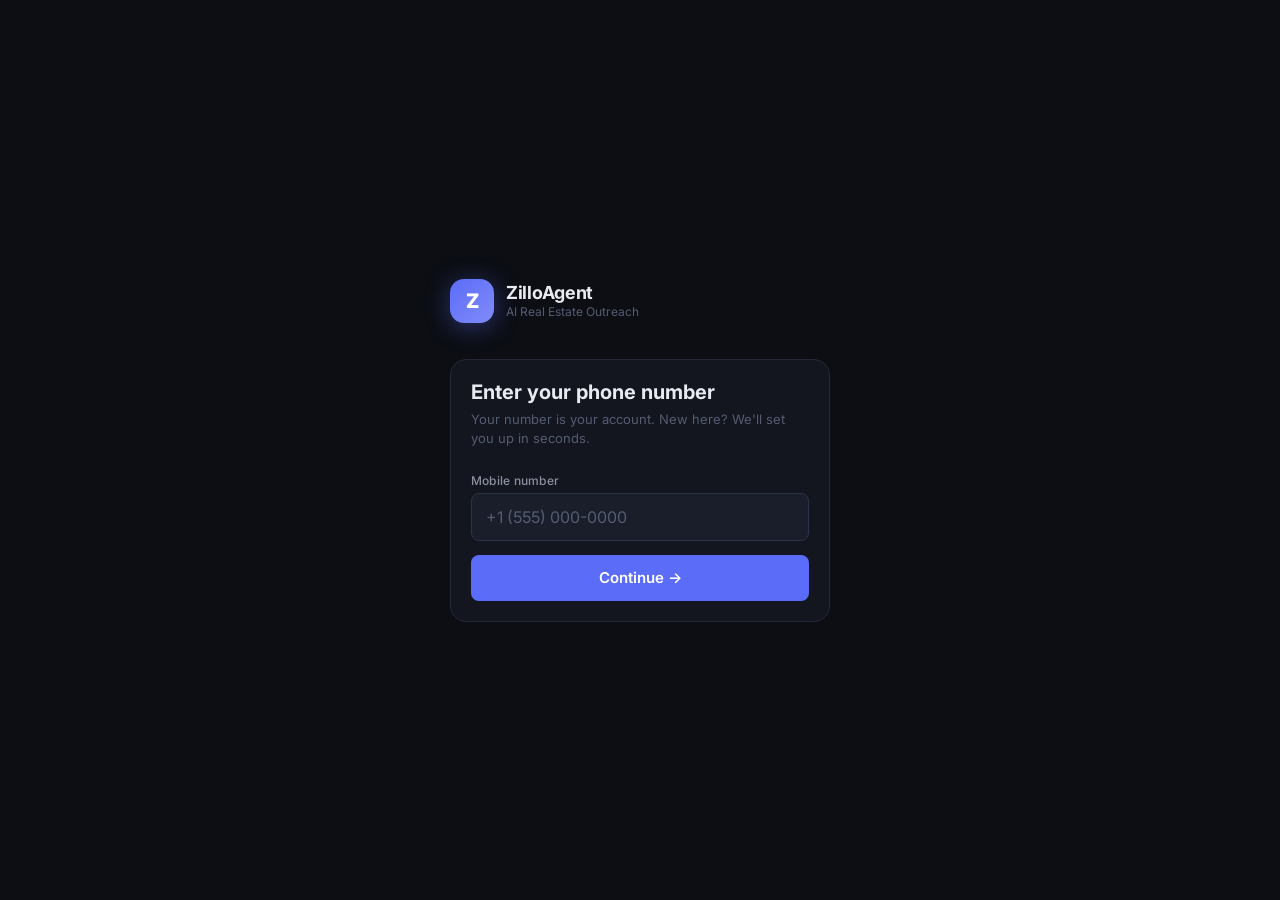
<file: frontend/index.html>
<!DOCTYPE html>
<html lang="en">
<head>
<meta charset="UTF-8"/>
<meta name="viewport" content="width=device-width,initial-scale=1,maximum-scale=1"/>
<title>ZilloAgent</title>
<link rel="preconnect" href="https://fonts.googleapis.com">
<link href="https://fonts.googleapis.com/css2?family=Inter:wght@400;500;600;700&display=swap" rel="stylesheet">
<style>
*{box-sizing:border-box;margin:0;padding:0;}
:root{
  --bg:#0c0e14;
  --surface:#13161f;
  --surface2:#1a1e2b;
  --border:#252836;
  --border2:#2e3347;
  --text:#e8eaf0;
  --text2:#8b90a0;
  --text3:#555c72;
  --indigo:#5b6cf9;
  --indigo-dim:#1e2250;
  --indigo-hover:#4a5ae8;
  --green:#22c55e;
  --green-dim:#0a2e1a;
  --orange:#f59e0b;
  --orange-dim:#2a1e08;
  --red:#ef4444;
  --red-dim:#2a0e0e;
  --radius:12px;
  --radius-sm:8px;
  --radius-lg:16px;
}
body{font-family:'Inter',system-ui,sans-serif;background:var(--bg);color:var(--text);min-height:100vh;font-size:14px;-webkit-font-smoothing:antialiased;}

/* ── Inputs ── */
.input{background:var(--surface2);border:1px solid var(--border2);border-radius:var(--radius-sm);padding:10px 13px;color:var(--text);width:100%;outline:none;font-size:14px;font-family:inherit;transition:border-color .15s;}
.input:focus{border-color:var(--indigo);background:#1d2035;}
.input::placeholder{color:var(--text3);}
.input:read-only{opacity:.5;cursor:default;}
textarea.input{resize:none;}
.field{margin-bottom:14px;}
.field label{display:block;font-size:12px;font-weight:500;color:var(--text2);margin-bottom:5px;letter-spacing:.02em;}
.field .hint{font-size:11px;color:var(--text3);margin-top:4px;}

/* ── Buttons ── */
.btn{padding:10px 18px;border-radius:var(--radius-sm);font-weight:600;cursor:pointer;font-size:14px;font-family:inherit;border:none;transition:all .15s;display:inline-flex;align-items:center;justify-content:center;gap:6px;}
.btn-primary{background:var(--indigo);color:#fff;}
.btn-primary:hover{background:var(--indigo-hover);transform:translateY(-1px);box-shadow:0 4px 20px rgba(91,108,249,.35);}
.btn-primary:active{transform:none;box-shadow:none;}
.btn-ghost{background:transparent;color:var(--text2);border:1px solid var(--border2);}
.btn-ghost:hover{border-color:var(--indigo);color:var(--text);}
.btn-danger{background:transparent;color:var(--red);border:1px solid var(--red-dim);}
.btn-danger:hover{background:var(--red-dim);}
.btn-sm{padding:6px 12px;font-size:12px;border-radius:6px;}
.btn-full{width:100%;}

/* ── Cards ── */
.card{background:var(--surface);border:1px solid var(--border);border-radius:var(--radius-lg);padding:20px;}
.card-sm{padding:14px 16px;}

/* ── Badges ── */
.badge{display:inline-flex;align-items:center;gap:4px;padding:3px 8px;border-radius:20px;font-size:11px;font-weight:600;}
.badge-pending  {background:var(--orange-dim);color:var(--orange);}
.badge-consented{background:var(--green-dim);color:var(--green);}
.badge-optedout {background:var(--red-dim);color:var(--red);}

/* ── Scrollbar ── */
::-webkit-scrollbar{width:3px;height:3px;}
::-webkit-scrollbar-track{background:transparent;}
::-webkit-scrollbar-thumb{background:var(--border2);border-radius:2px;}

/* ── Divider ── */
.divider{border:none;border-top:1px solid var(--border);margin:20px 0;}

/* ── Usage bar ── */
.usage-track{height:4px;background:var(--border);border-radius:2px;overflow:hidden;margin-top:6px;}
.usage-fill{height:100%;border-radius:2px;transition:width .4s ease;}

/* ── Message bubbles ── */
.bubble-out{background:var(--indigo);color:#fff;border-radius:16px 4px 16px 16px;}
.bubble-in {background:var(--surface2);color:var(--text);border-radius:4px 16px 16px 16px;border:1px solid var(--border2);}

/* ── Bottom nav ── */
.bottom-nav{position:fixed;bottom:0;left:0;right:0;background:var(--surface);border-top:1px solid var(--border);display:grid;grid-template-columns:repeat(4,1fr);z-index:100;}
.nav-btn{padding:10px 0 8px;display:flex;flex-direction:column;align-items:center;gap:3px;font-size:10px;font-weight:600;color:var(--text3);cursor:pointer;background:none;border:none;font-family:inherit;transition:color .15s;letter-spacing:.03em;}
.nav-btn.active{color:var(--indigo);}
.nav-icon{font-size:18px;line-height:1;}

/* ── Toast ── */
.toast{position:fixed;top:20px;left:50%;transform:translateX(-50%);background:var(--surface);border:1px solid var(--green);color:var(--green);font-size:13px;font-weight:500;padding:10px 18px;border-radius:var(--radius);z-index:9999;white-space:nowrap;animation:fadeDown .2s ease;}
@keyframes fadeDown{from{opacity:0;transform:translate(-50%,-8px)}to{opacity:1;transform:translate(-50%,0)}}

/* ── Page transitions ── */
.page{animation:fadeUp .18s ease;}
@keyframes fadeUp{from{opacity:0;transform:translateY(6px)}to{opacity:1;transform:translateY(0)}}

/* ── Auth ── */
.auth-wrap{min-height:100vh;display:flex;align-items:center;justify-content:center;padding:20px;background:var(--bg);}
.auth-box{width:100%;max-width:380px;}
.logo-mark{width:44px;height:44px;background:linear-gradient(135deg,#5b6cf9,#818cf8);border-radius:14px;display:flex;align-items:center;justify-content:center;font-weight:800;font-size:20px;color:#fff;letter-spacing:-.5px;box-shadow:0 4px 24px rgba(91,108,249,.4);}

/* ── Stat ring ── */
.stat-ring{position:relative;}

/* ── Section title ── */
.section-title{font-size:13px;font-weight:700;color:var(--text2);text-transform:uppercase;letter-spacing:.06em;margin-bottom:14px;}

/* ── Empty state ── */
.empty{text-align:center;padding:48px 20px;color:var(--text3);}
.empty .icon{font-size:36px;margin-bottom:10px;}
.empty p{font-size:14px;}

/* ── Lead row ── */
.lead-row{padding:14px 16px;background:var(--surface);border:1px solid var(--border);border-radius:var(--radius);cursor:pointer;transition:border-color .15s,background .15s;margin-bottom:8px;}
.lead-row:hover{border-color:var(--indigo);background:var(--surface2);}
.lead-row:active{background:var(--surface2);}
</style>
</head>
<body>

<!-- ════════════════════════════════ AUTH ════════════════════════════════ -->
<div id="auth-screen" class="auth-wrap">
  <div class="auth-box">

    <div style="display:flex;align-items:center;gap:12px;margin-bottom:36px;">
      <div class="logo-mark">Z</div>
      <div>
        <div style="font-weight:700;font-size:18px;letter-spacing:-.3px;">ZilloAgent</div>
        <div style="font-size:12px;color:var(--text3);margin-top:1px;">AI Real Estate Outreach</div>
      </div>
    </div>

    <!-- Step 1: Phone entry -->
    <div id="phone-step" class="card">
      <div style="margin-bottom:24px;">
        <div style="font-size:20px;font-weight:700;margin-bottom:6px;">Enter your phone number</div>
        <div style="font-size:13px;color:var(--text3);line-height:1.5;">Your number is your account. New here? We'll set you up in seconds.</div>
      </div>
      <div class="field">
        <label>Mobile number</label>
        <input id="auth-phone" class="input" type="tel" placeholder="+1 (555) 000-0000" style="font-size:16px;padding:13px 14px;"
          onkeydown="if(event.key==='Enter')phoneNext()"/>
      </div>
      <div id="phone-error" style="display:none;background:var(--red-dim);color:var(--red);font-size:12px;padding:10px 12px;border-radius:var(--radius-sm);margin-bottom:14px;border:1px solid #3d1010;"></div>
      <button onclick="phoneNext()" id="phone-btn" class="btn btn-primary btn-full" style="height:46px;font-size:15px;">Continue →</button>
    </div>

    <!-- Step 2: Name entry (new users only) -->
    <div id="name-step" class="card" style="display:none;">
      <div style="margin-bottom:24px;">
        <div style="font-size:20px;font-weight:700;margin-bottom:6px;">One last thing</div>
        <div style="font-size:13px;color:var(--text3);line-height:1.5;">Tell us a bit about yourself to finish setting up your account.</div>
      </div>
      <div class="field">
        <label>Full name <span style="color:var(--red)">*</span></label>
        <input id="auth-name" class="input" type="text" placeholder="John Smith"
          onkeydown="if(event.key==='Enter')nameNext()"/>
      </div>
      <div class="field">
        <label>Company name <span style="color:var(--text3);font-weight:400;">(optional)</span></label>
        <input id="auth-company" class="input" type="text" placeholder="Smith Realty"/>
      </div>
      <div class="field">
        <label>Email <span style="color:var(--text3);font-weight:400;">(optional — for alerts)</span></label>
        <input id="auth-email" class="input" type="email" placeholder="you@example.com"/>
      </div>
      <div id="name-error" style="display:none;background:var(--red-dim);color:var(--red);font-size:12px;padding:10px 12px;border-radius:var(--radius-sm);margin-bottom:14px;border:1px solid #3d1010;"></div>
      <button onclick="nameNext()" class="btn btn-primary btn-full" style="height:46px;font-size:15px;">Create account →</button>
      <div style="text-align:center;margin-top:16px;">
        <button onclick="document.getElementById('name-step').style.display='none';document.getElementById('phone-step').style.display='';"
          style="background:none;border:none;color:var(--text3);font-size:12px;cursor:pointer;font-family:inherit;">← Back</button>
      </div>
    </div>

  </div>
</div>

<!-- ════════════════════════════════ APP ════════════════════════════════ -->
<div id="app-screen" style="display:none;min-height:100vh;padding-bottom:68px;">

  <!-- Top Bar -->
  <div style="position:sticky;top:0;z-index:50;background:rgba(12,14,20,.92);backdrop-filter:blur(12px);border-bottom:1px solid var(--border);padding:12px 16px;display:flex;align-items:center;justify-content:space-between;">
    <div style="display:flex;align-items:center;gap:10px;">
      <div class="logo-mark" style="width:32px;height:32px;font-size:15px;border-radius:10px;">Z</div>
      <div>
        <div style="font-weight:700;font-size:14px;line-height:1.2;">ZilloAgent</div>
        <div id="top-company" style="font-size:11px;color:var(--text3);line-height:1.2;"></div>
      </div>
    </div>
    <div style="display:flex;align-items:center;gap:10px;">
      <div id="agent-name-badge" style="font-size:12px;color:var(--text2);max-width:100px;overflow:hidden;text-overflow:ellipsis;white-space:nowrap;"></div>
      <button onclick="doLogout()" class="btn btn-ghost btn-sm">Sign out</button>
    </div>
  </div>

  <!-- Setup Banner -->
  <div id="setup-banner" style="display:none;margin:12px 16px;background:linear-gradient(135deg,#2a1e08,#1a1400);border:1px solid #5a3e10;border-radius:var(--radius);padding:13px 16px;display:flex;align-items:center;justify-content:space-between;gap:12px;">
    <div>
      <div style="font-size:13px;font-weight:600;color:var(--orange);">⚡ Action required</div>
      <div style="font-size:12px;color:#a07040;margin-top:2px;">Connect your Twilio credentials to start sending outreach</div>
    </div>
    <button onclick="showPage('settings')" class="btn btn-sm" style="background:var(--orange);color:#000;font-weight:700;white-space:nowrap;flex-shrink:0;">Set up →</button>
  </div>

  <!-- Pages -->
  <div id="page-home"     class="page" style="padding:16px;"></div>
  <div id="page-inbox"    class="page" style="padding:16px;display:none;"></div>
  <div id="page-lead"     class="page" style="padding:16px;display:none;"></div>
  <div id="page-outreach" class="page" style="padding:16px;display:none;"></div>
  <div id="page-settings" class="page" style="padding:16px;display:none;"></div>

  <!-- Bottom Nav -->
  <nav class="bottom-nav">
    <button class="nav-btn active" id="nav-home"     onclick="showPage('home')">    <span class="nav-icon">⌂</span>Home</button>
    <button class="nav-btn"        id="nav-inbox"    onclick="showPage('inbox')">   <span class="nav-icon">💬</span>Inbox</button>
    <button class="nav-btn"        id="nav-outreach" onclick="showPage('outreach')"><span class="nav-icon">⚡</span>Outreach</button>
    <button class="nav-btn"        id="nav-settings" onclick="showPage('settings')"><span class="nav-icon">⚙</span>Settings</button>
  </nav>
</div>

<script>
const API = 'https://zilloagent-production.up.railway.app';
let token = localStorage.getItem('za_token');
let agent = null;

// ── API ───────────────────────────────────────────────────────────────────────
async function api(method, path, body) {
  const opts = { method, headers: {'Content-Type':'application/json', ...(token?{Authorization:`Bearer ${token}`}:{})} };
  if (body) opts.body = JSON.stringify(body);
  const r = await fetch(API + path, opts);
  const d = await r.json();
  if (!r.ok) throw new Error(d.detail || JSON.stringify(d));
  return d;
}

// ── Auth ──────────────────────────────────────────────────────────────────────
function showErr(id,msg){ const e=document.getElementById(id); e.textContent=msg; e.style.display=''; }
function hideErr(id)    { document.getElementById(id).style.display='none'; }

function normPhone(p){
  const d=p.replace(/\D/g,'');
  if(d.length===10) return '+1'+d;
  if(d.length===11&&d[0]==='1') return '+'+d;
  return '+'+d;
}

let _pendingPhone = '';

async function phoneNext(){
  hideErr('phone-error');
  const raw = document.getElementById('auth-phone').value.trim();
  if(!raw){showErr('phone-error','Please enter your phone number.'); return;}
  const phone = normPhone(raw);
  if(phone.length < 10){showErr('phone-error','Enter a valid US phone number.'); return;}
  const btn = document.getElementById('phone-btn');
  btn.disabled=true; btn.textContent='Checking…';
  try{
    const d = await api('POST','/auth/enter',{phone});
    token=d.token; agent=d.agent; localStorage.setItem('za_token',token); enterApp();
  }catch(e){
    if(e.message==='new_user'){
      // New account — show name step
      _pendingPhone = phone;
      document.getElementById('phone-step').style.display='none';
      document.getElementById('name-step').style.display='';
      setTimeout(()=>document.getElementById('auth-name').focus(),80);
    } else {
      showErr('phone-error', e.message);
    }
  } finally {
    btn.disabled=false; btn.textContent='Continue →';
  }
}

async function nameNext(){
  hideErr('name-error');
  const name    = document.getElementById('auth-name').value.trim();
  const company = document.getElementById('auth-company').value.trim();
  const email   = document.getElementById('auth-email').value.trim();
  if(!name){showErr('name-error','Your name is required.'); return;}
  try{
    const d = await api('POST','/auth/enter',{phone:_pendingPhone, name, company:company||null, email:email||null});
    token=d.token; agent=d.agent; localStorage.setItem('za_token',token); enterApp();
  }catch(e){showErr('name-error',e.message);}
}

function doLogout(){
  localStorage.removeItem('za_token'); token=null; agent=null; _pendingPhone='';
  document.getElementById('app-screen').style.display='none';
  document.getElementById('name-step').style.display='none';
  document.getElementById('phone-step').style.display='';
  document.getElementById('auth-phone').value='';
  document.getElementById('auth-screen').style.display='';
}

async function enterApp(){
  document.getElementById('auth-screen').style.display='none';
  document.getElementById('app-screen').style.display='';
  if(!agent){ try{agent=await api('GET','/auth/me');}catch(e){doLogout();return;} }
  document.getElementById('agent-name-badge').textContent = agent.name||'';
  document.getElementById('top-company').textContent = agent.company||'';
  const banner = document.getElementById('setup-banner');
  if(!agent.has_twilio) banner.style.display='flex'; else banner.style.display='none';
  showPage('home');
}

if(token){ api('GET','/auth/me').then(a=>{agent=a;enterApp();}).catch(()=>{localStorage.removeItem('za_token');token=null;}); }

// ── Nav ───────────────────────────────────────────────────────────────────────
function showPage(name){
  ['home','inbox','outreach','settings','lead'].forEach(p=>{
    document.getElementById(`page-${p}`).style.display='none';
  });
  ['home','inbox','outreach','settings'].forEach(p=>{
    const n=document.getElementById(`nav-${p}`);
    if(n){n.classList.remove('active');}
  });
  document.getElementById(`page-${name}`).style.display='';
  const nav=document.getElementById(`nav-${name}`);
  if(nav) nav.classList.add('active');
  if(name==='home')     renderHome();
  if(name==='inbox')    renderInbox();
  if(name==='outreach') renderOutreach();
  if(name==='settings') renderSettings();
}

// ── HOME ──────────────────────────────────────────────────────────────────────
async function renderHome(){
  const el=document.getElementById('page-home');
  el.innerHTML=`<div style="padding:40px 0;text-align:center;color:var(--text3);font-size:13px;">Loading…</div>`;
  try{
    const s=await api('GET','/stats/today');
    const smsUsed=s.sms_today??0, smsMax=s.sms_limit??350;
    const callUsed=s.calls_today??0, callMax=s.call_limit??20;
    el.innerHTML=`
      <div style="display:flex;align-items:center;justify-content:space-between;margin-bottom:20px;">
        <div>
          <div style="font-size:20px;font-weight:700;letter-spacing:-.4px;">Dashboard</div>
          <div style="font-size:12px;color:var(--text3);margin-top:2px;">${new Date().toLocaleDateString('en-US',{weekday:'long',month:'long',day:'numeric'})}</div>
        </div>
        <button onclick="renderHome()" style="background:none;border:none;color:var(--text3);cursor:pointer;font-size:18px;padding:4px;">↻</button>
      </div>

      <!-- 4 stat cards -->
      <div style="display:grid;grid-template-columns:1fr 1fr;gap:10px;margin-bottom:16px;">
        ${sCard('Total Leads',s.total_leads??0,'#5b6cf9')}
        ${sCard('Hot Leads 🔥',s.hot_leads??0,'#f59e0b')}
        ${sCard('Response Rate',(s.response_rate??0)+'%','#22c55e')}
        ${sCard('Consented',s.consented??0,'#818cf8')}
      </div>

      <!-- Consent pipeline -->
      <div class="card" style="margin-bottom:14px;">
        <div style="font-size:12px;font-weight:700;color:var(--text2);text-transform:uppercase;letter-spacing:.06em;margin-bottom:14px;">Consent Pipeline</div>
        <div style="display:flex;gap:8px;">
          ${pipeCard('Pending',   s.pending??0,  '#f59e0b','#2a1e08')}
          ${pipeCard('Consented', s.consented??0,'#22c55e','#0a2e1a')}
          ${pipeCard('Opted Out', s.opted_out??0,'#ef4444','#2a0e0e')}
        </div>
      </div>

      <!-- Daily usage -->
      <div class="card" style="margin-bottom:16px;">
        <div style="font-size:12px;font-weight:700;color:var(--text2);text-transform:uppercase;letter-spacing:.06em;margin-bottom:14px;">Today's Usage</div>
        ${uBar('SMS sent', smsUsed, smsMax)}
        <div style="margin-top:12px;"></div>
        ${uBar('Calls made', callUsed, callMax)}
      </div>

      <button onclick="showPage('outreach')" class="btn btn-primary btn-full" style="margin-bottom:10px;">⚡ Start Outreach Campaign</button>
      <button onclick="showPage('inbox')"    class="btn btn-ghost   btn-full">View Inbox →</button>
    `;
  }catch(e){
    el.innerHTML=`<div style="padding:40px 0;text-align:center;color:var(--red);font-size:13px;">${e.message}</div>`;
  }
}

function sCard(label,val,color){
  return `<div class="card card-sm" style="border-color:${color}22;">
    <div style="font-size:11px;color:var(--text3);font-weight:500;margin-bottom:6px;">${label}</div>
    <div style="font-size:28px;font-weight:700;color:${color};letter-spacing:-.5px;">${val}</div>
  </div>`;
}

function pipeCard(label,val,color,bg){
  return `<div style="flex:1;background:${bg};border:1px solid ${color}33;border-radius:10px;padding:12px;text-align:center;">
    <div style="font-size:26px;font-weight:700;color:${color};">${val}</div>
    <div style="font-size:11px;color:${color}99;font-weight:500;margin-top:3px;">${label}</div>
  </div>`;
}

function uBar(label, used, max){
  const pct=Math.min(100,Math.round(used/max*100));
  const left=max-used;
  const c=pct>=90?'#ef4444':pct>=70?'#f59e0b':'#5b6cf9';
  return `<div>
    <div style="display:flex;justify-content:space-between;font-size:12px;margin-bottom:6px;">
      <span style="color:var(--text);font-weight:500;">${label}</span>
      <span style="color:var(--text3);">${used}<span style="color:var(--border2);">/${max}</span> &nbsp;<span style="color:var(--text3);">${left} left</span></span>
    </div>
    <div class="usage-track">
      <div class="usage-fill" style="width:${pct}%;background:${c};"></div>
    </div>
  </div>`;
}

// ── INBOX ─────────────────────────────────────────────────────────────────────
let F='all';
async function renderInbox(){
  const el=document.getElementById('page-inbox');
  el.innerHTML=`
    <div style="display:flex;align-items:center;justify-content:space-between;margin-bottom:16px;">
      <div style="font-size:20px;font-weight:700;letter-spacing:-.4px;">Inbox</div>
    </div>
    <div style="display:flex;gap:6px;margin-bottom:16px;overflow-x:auto;padding-bottom:2px;">
      ${['all','pending','consented','opted_out'].map(f=>`
        <button onclick="setF('${f}')" style="flex:none;padding:6px 12px;border-radius:20px;font-size:12px;font-weight:600;border:none;cursor:pointer;font-family:inherit;
          ${F===f?'background:var(--indigo);color:#fff;':'background:var(--surface2);color:var(--text2);border:1px solid var(--border2);'}">${f.replace('_',' ')}</button>
      `).join('')}
    </div>
    <div id="leads-list"><div style="padding:40px 0;text-align:center;color:var(--text3);font-size:13px;">Loading…</div></div>
  `;
  await loadLeads();
}

function setF(f){F=f;renderInbox();}

async function loadLeads(){
  const el=document.getElementById('leads-list'); if(!el) return;
  try{
    const path=F==='all'?'/leads':`/leads?consent_status=${F}`;
    const leads=await api('GET',path);
    if(!leads.length){
      el.innerHTML=`<div class="empty"><div class="icon">📭</div><p>No leads yet.<br>Start an outreach campaign to get leads.</p></div>`;
      return;
    }
    el.innerHTML=leads.map(l=>`
      <div class="lead-row" onclick="openLead(${l.id})">
        <div style="display:flex;justify-content:space-between;align-items:flex-start;gap:8px;">
          <div style="min-width:0;flex:1;">
            <div style="font-weight:600;font-size:14px;white-space:nowrap;overflow:hidden;text-overflow:ellipsis;">${l.contact_name||'Unknown'}</div>
            <div style="font-size:12px;color:var(--text3);margin-top:2px;white-space:nowrap;overflow:hidden;text-overflow:ellipsis;">${l.contact_phone||l.contact_email||'—'}</div>
          </div>
          <div style="display:flex;flex-direction:column;align-items:flex-end;gap:5px;flex-shrink:0;">
            ${badgeHtml(l.consent_status)}
            ${(l.score||0)>=7?'<span style="font-size:11px;color:#f59e0b;font-weight:600;">🔥 Hot</span>':''}
          </div>
        </div>
        ${l.human_takeover?'<div style="margin-top:8px;font-size:11px;color:#f59e0b;font-weight:500;">👤 Human takeover active</div>':''}
      </div>
    `).join('');
  }catch(e){el.innerHTML=`<div style="padding:40px 0;text-align:center;color:var(--red);font-size:13px;">${e.message}</div>`;}
}

function badgeHtml(s){
  if(s==='consented') return '<span class="badge badge-consented">● Consented</span>';
  if(s==='opted_out') return '<span class="badge badge-optedout">✕ Opted Out</span>';
  return '<span class="badge badge-pending">◌ Pending</span>';
}

// ── LEAD ──────────────────────────────────────────────────────────────────────
async function openLead(id){
  showPage('lead');
  const el=document.getElementById('page-lead');
  el.innerHTML=`<div style="padding:40px 0;text-align:center;color:var(--text3);font-size:13px;">Loading…</div>`;
  try{
    const l=await api('GET',`/leads/${id}`);
    el.innerHTML=`
      <div style="display:flex;align-items:center;gap:12px;margin-bottom:20px;">
        <button onclick="showPage('inbox')" style="background:none;border:none;color:var(--text2);cursor:pointer;font-size:22px;line-height:1;padding:4px;">‹</button>
        <div style="flex:1;min-width:0;">
          <div style="font-weight:700;font-size:16px;white-space:nowrap;overflow:hidden;text-overflow:ellipsis;">${l.contact_name||'Unknown'}</div>
          <div style="font-size:12px;color:var(--text3);margin-top:2px;">${[l.contact_phone,l.contact_email].filter(Boolean).join(' · ')}</div>
        </div>
        ${badgeHtml(l.consent_status)}
      </div>

      ${l.call_recording?`
      <div class="card" style="margin-bottom:12px;">
        <div style="font-size:12px;font-weight:700;color:var(--text2);text-transform:uppercase;letter-spacing:.06em;margin-bottom:10px;">🎧 Call Recording</div>
        <audio controls style="width:100%;" src="${l.call_recording}"></audio>
      </div>`:''}

      <div class="card" style="margin-bottom:12px;">
        <div style="font-size:12px;font-weight:700;color:var(--text2);text-transform:uppercase;letter-spacing:.06em;margin-bottom:12px;">Conversation</div>
        <div style="max-height:260px;overflow-y:auto;display:flex;flex-direction:column;gap:8px;">
          ${(l.messages||[]).length?(l.messages).map(m=>`
            <div style="display:flex;justify-content:${m.direction==='outbound'?'flex-end':'flex-start'};">
              <div class="${m.direction==='outbound'?'bubble-out':'bubble-in'}" style="max-width:80%;padding:9px 13px;font-size:13px;">
                <div>${m.content||''}</div>
                <div style="font-size:10px;opacity:.5;margin-top:4px;text-align:right;">${(m.created_at||'').slice(11,16)} · ${m.type||''}</div>
              </div>
            </div>
          `).join(''):'<div style="text-align:center;color:var(--text3);font-size:13px;padding:20px 0;">No messages yet</div>'}
        </div>
      </div>

      ${!l.human_takeover?`
      <div class="card" style="margin-bottom:12px;">
        <div style="font-size:12px;font-weight:700;color:var(--text2);text-transform:uppercase;letter-spacing:.06em;margin-bottom:12px;">Send Message</div>
        <textarea id="manual-msg" class="input" style="height:80px;margin-bottom:10px;" placeholder="Type your message…"></textarea>
        <div style="display:flex;gap:8px;">
          <button onclick="sendMsg(${l.id},'sms')"   class="btn btn-primary btn-sm" style="flex:1;">📱 Send SMS</button>
          <button onclick="sendMsg(${l.id},'email')" class="btn btn-ghost  btn-sm" style="flex:1;">📧 Email</button>
          <button onclick="takeover(${l.id})"        class="btn btn-ghost  btn-sm" title="Take over from AI">👤</button>
        </div>
      </div>`:`
      <div style="background:var(--orange-dim);border:1px solid #5a3e10;border-radius:var(--radius);padding:13px 16px;margin-bottom:12px;display:flex;justify-content:space-between;align-items:center;">
        <div style="font-size:13px;font-weight:500;color:var(--orange);">👤 Human takeover — AI paused</div>
        <button onclick="resumeAI(${l.id})" style="background:none;border:none;color:var(--orange);font-size:12px;font-weight:600;cursor:pointer;font-family:inherit;text-decoration:underline;">Resume AI</button>
      </div>`}

      <div class="card card-sm" style="border-color:var(--border2);">
        <div style="display:grid;gap:8px;">
          ${dRow('Score',`${l.score||0}/10 ${(l.score||0)>=7?'🔥':''}`)}
          ${dRow('Status', l.status||'—')}
          ${dRow('Consent', l.consent_status+(l.consent_timestamp?' · '+l.consent_timestamp.slice(0,16):''))}
          ${dRow('Follow-up sent', l.followup_sent?'Yes':'No')}
          ${l.call_id?dRow('Call ID',`<span style="font-family:monospace;font-size:11px;">${l.call_id.slice(0,20)}…</span>`):''}
        </div>
      </div>
    `;
  }catch(e){el.innerHTML=`<div style="padding:40px 0;text-align:center;color:var(--red);font-size:13px;">${e.message}</div>`;}
}

function dRow(k,v){
  return `<div style="display:flex;justify-content:space-between;align-items:center;font-size:12px;">
    <span style="color:var(--text3);">${k}</span>
    <span style="color:var(--text);font-weight:500;">${v}</span>
  </div>`;
}

async function sendMsg(id,type){
  const msg=document.getElementById('manual-msg')?.value.trim(); if(!msg) return;
  try{ await api('POST',`/leads/${id}/message`,{message:msg,message_type:type}); document.getElementById('manual-msg').value=''; openLead(id); }
  catch(e){ alert(e.message); }
}
async function takeover(id){ try{await api('POST',`/leads/${id}/takeover`); openLead(id);}catch(e){alert(e.message);} }
async function resumeAI(id){ try{await api('DELETE',`/leads/${id}/takeover`); openLead(id);}catch(e){alert(e.message);} }

// ── OUTREACH ──────────────────────────────────────────────────────────────────
function renderOutreach(){
  document.getElementById('page-outreach').innerHTML=`
    <div style="font-size:20px;font-weight:700;letter-spacing:-.4px;margin-bottom:6px;">⚡ Outreach</div>
    <div style="font-size:13px;color:var(--text3);margin-bottom:20px;">Launch a consent-based SMS campaign</div>

    <div class="card" style="margin-bottom:14px;">
      <div style="font-size:12px;font-weight:700;color:var(--text2);text-transform:uppercase;letter-spacing:.06em;margin-bottom:16px;">New Campaign</div>
      <div class="field">
        <label>Target city</label>
        <input id="o-city" class="input" placeholder="e.g. Los Angeles, CA"/>
      </div>
      <div class="field">
        <label>Max contacts</label>
        <input id="o-limit" class="input" type="number" value="15" min="1" max="250"/>
      </div>
      <button onclick="startOutreach()" class="btn btn-primary btn-full" style="margin-top:4px;">Launch Campaign</button>
      <div id="o-result" style="display:none;margin-top:12px;font-size:13px;border-radius:var(--radius-sm);padding:12px 14px;"></div>
    </div>

    <div class="card">
      <div style="font-size:12px;font-weight:700;color:var(--text2);text-transform:uppercase;letter-spacing:.06em;margin-bottom:14px;">How It Works</div>
      <div style="display:flex;flex-direction:column;gap:12px;">
        ${step('1','Finds active listings in your target city from Zillow')}
        ${step('2','Texts each owner from <strong style="color:var(--text);">your number</strong> — "Reply YES for a call, STOP to opt out"')}
        ${step('3','<strong style="color:var(--green);">YES</strong> → consent logged → AI voice call placed automatically (9 AM–9 PM local time)')}
        ${step('4','<strong style="color:var(--red);">STOP</strong> → added to permanent Do-Not-Call list')}
        ${step('5','No reply → one follow-up after 3 days, then silence')}
        ${step('6','Score 7+? You get an instant email alert to take over the lead')}
      </div>
    </div>
  `;
}

function step(n,text){
  return `<div style="display:flex;gap:12px;align-items:flex-start;">
    <div style="width:22px;height:22px;border-radius:6px;background:var(--indigo-dim);border:1px solid var(--indigo)33;display:flex;align-items:center;justify-content:center;font-size:11px;font-weight:700;color:var(--indigo);flex-shrink:0;">${n}</div>
    <div style="font-size:13px;color:var(--text2);line-height:1.5;">${text}</div>
  </div>`;
}

async function startOutreach(){
  const city=document.getElementById('o-city').value.trim();
  const limit=parseInt(document.getElementById('o-limit').value)||15;
  const res=document.getElementById('o-result');
  if(!city){res.textContent='Please enter a target city.';res.style.cssText='display:block;background:var(--red-dim);color:var(--red);border:1px solid #3d1010;border-radius:var(--radius-sm);padding:12px 14px;font-size:13px;'; return;}
  if(!agent?.has_twilio){res.innerHTML='Connect your Twilio credentials in <strong>Settings</strong> before launching.';res.style.cssText='display:block;background:var(--orange-dim);color:var(--orange);border:1px solid #5a3e10;border-radius:var(--radius-sm);padding:12px 14px;font-size:13px;'; return;}
  try{
    await api('POST','/outreach/run',{target_area:city,limit});
    res.textContent=`Campaign launched — up to ${limit} owners in ${city} will be texted from your number.`;
    res.style.cssText='display:block;background:var(--green-dim);color:var(--green);border:1px solid #1a5e30;border-radius:var(--radius-sm);padding:12px 14px;font-size:13px;';
  }catch(e){
    res.textContent='Error: '+e.message;
    res.style.cssText='display:block;background:var(--red-dim);color:var(--red);border:1px solid #3d1010;border-radius:var(--radius-sm);padding:12px 14px;font-size:13px;';
  }
}

// ── SETTINGS ─────────────────────────────────────────────────────────────────
function renderSettings(){
  const a=agent||{};
  document.getElementById('page-settings').innerHTML=`
    <div style="font-size:20px;font-weight:700;letter-spacing:-.4px;margin-bottom:20px;">Settings</div>

    <!-- Profile -->
    <div style="font-size:12px;font-weight:700;color:var(--text2);text-transform:uppercase;letter-spacing:.06em;margin-bottom:10px;">Profile</div>
    <div class="card" style="margin-bottom:20px;">
      <div class="field"><label>Full name</label><input id="p-name" class="input" value="${a.name||''}" placeholder="Your name"/></div>
      <div class="field"><label>Company name</label><input id="p-company" class="input" value="${a.company||''}" placeholder="Your company"/></div>
      <div class="field"><label>Email <span style="color:var(--text3);font-weight:400;">(optional)</span></label><input id="p-email" class="input" type="email" value="${a.email||''}" placeholder="you@example.com"/></div>
      <div class="field" style="margin-bottom:0;"><label>Phone number</label><input class="input" value="${a.phone||a.twilio_phone||''}" readonly/><div class="hint">To change your phone, contact support</div></div>
      <hr class="divider"/>
      <button onclick="saveProfile()" class="btn btn-primary btn-full">Save Profile</button>
    </div>

    <!-- Twilio -->
    <div style="display:flex;align-items:center;justify-content:space-between;margin-bottom:10px;">
      <div style="font-size:12px;font-weight:700;color:var(--text2);text-transform:uppercase;letter-spacing:.06em;">Twilio — SMS & Calls</div>
      <span style="font-size:11px;font-weight:700;color:${a.has_twilio?'var(--green)':'var(--orange)'};">${a.has_twilio?'● Connected':'○ Not connected'}</span>
    </div>
    <div class="card" style="margin-bottom:20px;">
      <div class="field"><label>Account SID</label><input id="t-sid" class="input" placeholder="ACxxxxxxxxxxxxxxxxxxxxxxxxxxxxxxxx" value="${a.twilio_sid||''}"/></div>
      <div class="field"><label>Auth Token</label><input id="t-token" class="input" type="password" placeholder="Your Twilio auth token"/></div>
      <div class="field"><label>Outbound Phone Number</label><input id="t-phone" class="input" placeholder="+15550001234" value="${a.twilio_phone||a.phone||''}"/><div class="hint">The number clients will receive your calls and texts from</div></div>
      <div style="background:var(--surface2);border:1px solid var(--border2);border-radius:var(--radius-sm);padding:12px;font-size:12px;color:var(--text3);margin-bottom:14px;line-height:1.6;">
        <div style="font-weight:600;color:var(--text2);margin-bottom:4px;">Set up Twilio webhook:</div>
        <div>1. <a href="https://console.twilio.com" target="_blank" style="color:var(--indigo);">console.twilio.com</a> → copy SID + Auth Token</div>
        <div>2. Phone Numbers → your number → Messaging webhook (HTTP POST):</div>
        <div style="background:var(--bg);border-radius:6px;padding:8px 10px;margin-top:6px;font-family:monospace;font-size:11px;color:var(--indigo);word-break:break-all;">${API}/webhooks/twilio/sms</div>
      </div>
      <button onclick="saveTwilio()" class="btn btn-primary btn-full">Save Twilio</button>
    </div>

    <!-- Gmail -->
    <div style="display:flex;align-items:center;justify-content:space-between;margin-bottom:10px;">
      <div style="font-size:12px;font-weight:700;color:var(--text2);text-transform:uppercase;letter-spacing:.06em;">Gmail — Alerts</div>
      <span style="font-size:11px;font-weight:700;color:${a.has_gmail?'var(--green)':'var(--text3)'};">${a.has_gmail?'● Connected':'○ Optional'}</span>
    </div>
    <div class="card" style="margin-bottom:20px;">
      <div class="field"><label>Gmail address</label><input id="g-user" class="input" type="email" placeholder="you@gmail.com" value="${a.gmail_user||''}"/></div>
      <div class="field" style="margin-bottom:14px;"><label>App Password</label><input id="g-pass" class="input" type="password" placeholder="16-character app password"/><div class="hint">Google Account → Security → App passwords → create "ZilloAgent"</div></div>
      <button onclick="saveGmail()" class="btn btn-primary btn-full">Save Gmail</button>
    </div>

    <!-- Bland.ai -->
    <div style="display:flex;align-items:center;justify-content:space-between;margin-bottom:10px;">
      <div style="font-size:12px;font-weight:700;color:var(--text2);text-transform:uppercase;letter-spacing:.06em;">Bland.ai — AI Calls</div>
      <span style="font-size:11px;font-weight:700;color:${a.has_bland?'var(--green)':'var(--text3)'};">${a.has_bland?'● Own key':'○ Shared key'}</span>
    </div>
    <div class="card" style="margin-bottom:20px;">
      <div class="field" style="margin-bottom:14px;"><label>API Key <span style="font-weight:400;color:var(--text3);">(optional)</span></label><input id="b-key" class="input" type="password" placeholder="Leave empty to use shared key"/></div>
      <button onclick="saveBland()" class="btn btn-ghost btn-full">Save Bland.ai Key</button>
    </div>

    <!-- Test -->
    <div style="font-size:12px;font-weight:700;color:var(--text2);text-transform:uppercase;letter-spacing:.06em;margin-bottom:10px;">Test Connections</div>
    <div class="card">
      <button onclick="testCreds()" class="btn btn-ghost btn-full">Run Connection Test</button>
      <div id="test-result" style="display:none;margin-top:12px;"></div>
    </div>
  `;
}

async function saveProfile(){
  const name=document.getElementById('p-name').value.trim();
  const co  =document.getElementById('p-company').value.trim();
  const email=document.getElementById('p-email').value.trim();
  if(!name){alert('Name is required.'); return;}
  try{
    const d=await api('PUT','/auth/credentials',{name,company:co||null,gmail_user:email||null});
    agent=d.agent; toast('Profile saved ✓'); renderSettings();
  }catch(e){alert(e.message);}
}

async function saveTwilio(){
  const sid=document.getElementById('t-sid').value.trim();
  const tok=document.getElementById('t-token').value.trim();
  const ph =document.getElementById('t-phone').value.trim();
  if(!sid||!ph){alert('Account SID and phone are required.'); return;}
  const body={twilio_sid:sid,twilio_phone:ph}; if(tok) body.twilio_token=tok;
  try{
    const d=await api('PUT','/auth/credentials',body);
    agent=d.agent; document.getElementById('setup-banner').style.display='none';
    toast('Twilio connected ✓'); renderSettings();
  }catch(e){alert(e.message);}
}

async function saveGmail(){
  const u=document.getElementById('g-user').value.trim();
  const p=document.getElementById('g-pass').value.trim();
  if(!u){alert('Gmail address is required.'); return;}
  const body={gmail_user:u}; if(p) body.gmail_password=p;
  try{
    const d=await api('PUT','/auth/credentials',body);
    agent=d.agent; toast('Gmail connected ✓'); renderSettings();
  }catch(e){alert(e.message);}
}

async function saveBland(){
  const k=document.getElementById('b-key').value.trim();
  if(!k){alert('Enter your Bland.ai key.'); return;}
  try{
    const d=await api('PUT','/auth/credentials',{bland_key:k});
    agent=d.agent; toast('Bland.ai key saved ✓'); renderSettings();
  }catch(e){alert(e.message);}
}

async function testCreds(){
  const el=document.getElementById('test-result');
  el.innerHTML='<div style="font-size:12px;color:var(--text3);">Testing…</div>'; el.style.display='';
  try{
    const r=await api('POST','/auth/test-credentials');
    el.innerHTML=Object.entries(r).map(([k,v])=>`
      <div style="display:flex;justify-content:space-between;align-items:center;padding:8px 0;border-bottom:1px solid var(--border);font-size:12px;">
        <span style="color:var(--text2);font-weight:500;text-transform:capitalize;">${k}</span>
        <span style="font-weight:600;color:${String(v).startsWith('✅')?'var(--green)':String(v).startsWith('⚠')?'var(--orange)':'var(--red);'};">${v}</span>
      </div>`).join('');
  }catch(e){el.innerHTML=`<div style="font-size:12px;color:var(--red);">${e.message}</div>`;}
}

function toast(msg){
  const t=document.createElement('div'); t.className='toast'; t.textContent=msg;
  document.body.appendChild(t); setTimeout(()=>t.remove(),2200);
}

// Auto-refresh home every 30s
setInterval(()=>{
  if(token && document.getElementById('page-home').style.display!=='none') renderHome();
},30000);
</script>
</body>
</html>
</file>
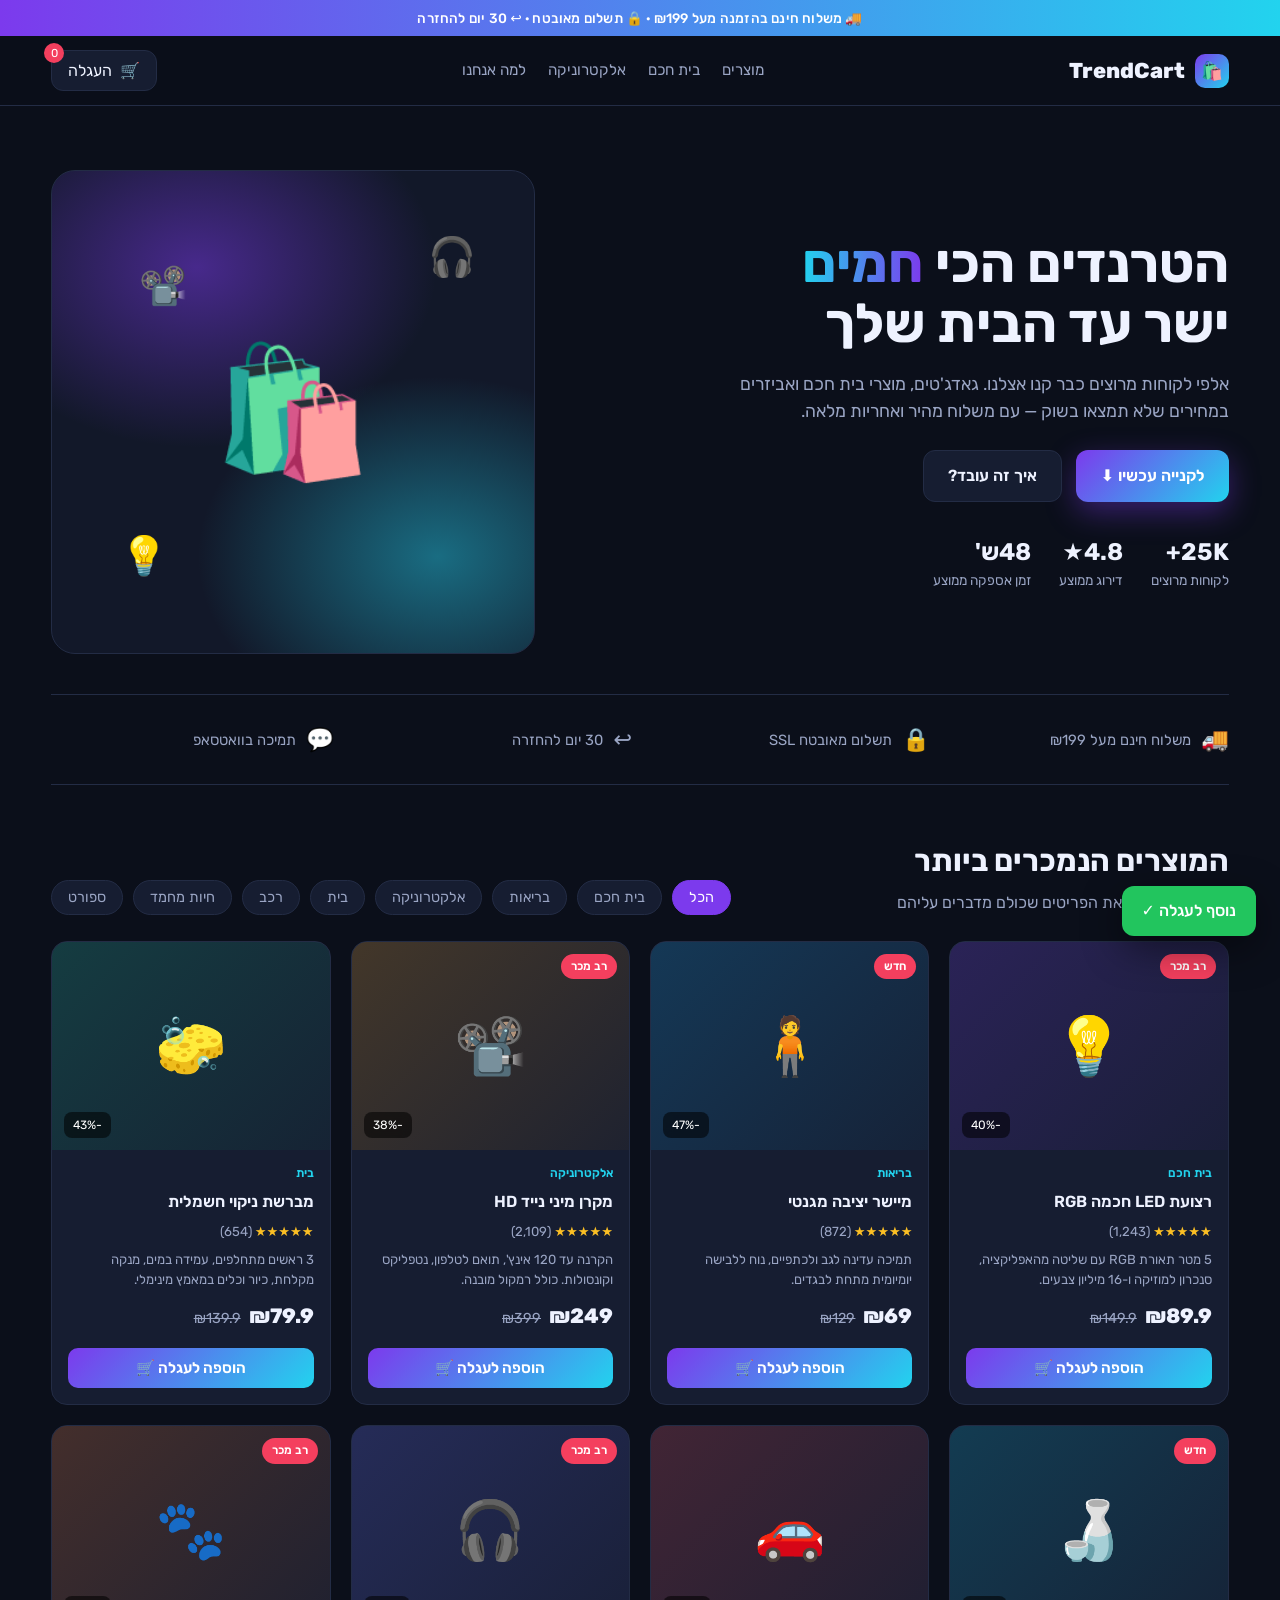
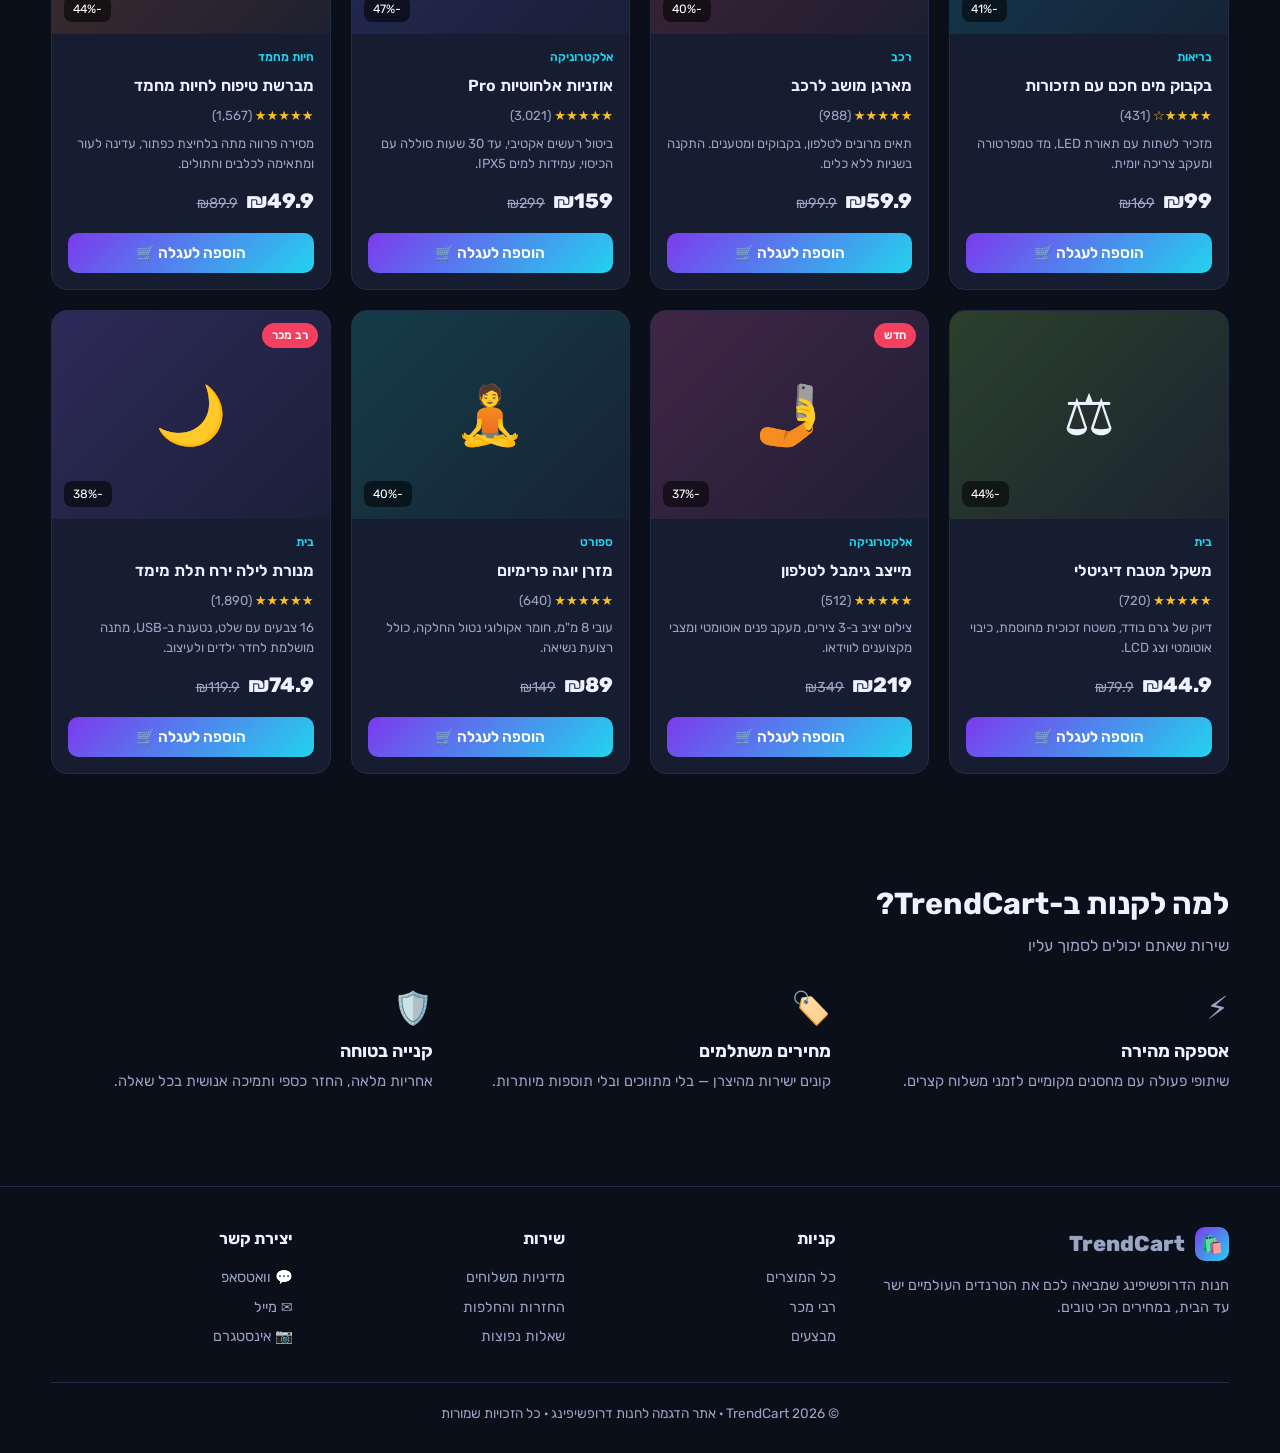
<file: store/index.html>
<!DOCTYPE html>
<html lang="he" dir="rtl">
<head>
  <meta charset="UTF-8" />
  <meta name="viewport" content="width=device-width, initial-scale=1.0" />
  <title>TrendCart — חנות הגאדג'טים החכמה</title>
  <meta name="description" content="חנות דרופשיפינג עם המוצרים הכי חמים: גאדג'טים, בית חכם, אלקטרוניקה ועוד. משלוח חינם עד הבית." />
  <link rel="preconnect" href="https://fonts.googleapis.com" />
  <link href="https://fonts.googleapis.com/css2?family=Rubik:wght@400;500;600;700;800&display=swap" rel="stylesheet" />
  <link rel="stylesheet" href="styles.css" />
</head>
<body>
  <div class="topbar">🚚 משלוח חינם בהזמנה מעל ₪199 · 🔒 תשלום מאובטח · ↩️ 30 יום להחזרה</div>

  <header class="nav">
    <div class="container nav-inner">
      <a class="logo" href="#">
        <span class="dot">🛍️</span>
        <span>TrendCart</span>
      </a>
      <nav class="nav-links">
        <a href="#products">מוצרים</a>
        <a href="#" data-cat="בית חכם">בית חכם</a>
        <a href="#" data-cat="אלקטרוניקה">אלקטרוניקה</a>
        <a href="#why">למה אנחנו</a>
      </nav>
      <button class="cart-btn" id="openCart">
        🛒 <span>העגלה</span>
        <span class="cart-count" id="cartCount">0</span>
      </button>
    </div>
  </header>

  <main>
    <!-- Hero -->
    <section class="container hero">
      <div>
        <h1>הטרנדים הכי <span class="grad">חמים</span><br />ישר עד הבית שלך</h1>
        <p>אלפי לקוחות מרוצים כבר קנו אצלנו. גאדג'טים, מוצרי בית חכם ואביזרים במחירים שלא תמצאו בשוק — עם משלוח מהיר ואחריות מלאה.</p>
        <div class="hero-cta">
          <button class="btn btn-primary" onclick="document.getElementById('products').scrollIntoView({behavior:'smooth'})">לקנייה עכשיו ⬇️</button>
          <a class="btn btn-ghost" href="#why">איך זה עובד?</a>
        </div>
        <div class="hero-stats">
          <div><b>25K+</b><span>לקוחות מרוצים</span></div>
          <div><b>4.8★</b><span>דירוג ממוצע</span></div>
          <div><b>48ש'</b><span>זמן אספקה ממוצע</span></div>
        </div>
      </div>
      <div class="hero-visual">
        🛍️
        <span class="float f1">🎧</span>
        <span class="float f2">💡</span>
        <span class="float f3">📽️</span>
      </div>
    </section>

    <!-- Trust -->
    <div class="container">
      <div class="trust">
        <div><span class="ic">🚚</span> משלוח חינם מעל ₪199</div>
        <div><span class="ic">🔒</span> תשלום מאובטח SSL</div>
        <div><span class="ic">↩️</span> 30 יום להחזרה</div>
        <div><span class="ic">💬</span> תמיכה בוואטסאפ</div>
      </div>
    </div>

    <!-- Products -->
    <section class="container section" id="products">
      <div class="section-head">
        <div>
          <h2>המוצרים הנמכרים ביותר</h2>
          <p>בחרנו בשבילכם את הפריטים שכולם מדברים עליהם</p>
        </div>
        <div class="filters" id="filters"></div>
      </div>
      <div class="grid" id="grid"></div>
    </section>

    <!-- Why us -->
    <section class="container section" id="why">
      <div class="section-head">
        <div>
          <h2>למה לקנות ב-TrendCart?</h2>
          <p>שירות שאתם יכולים לסמוך עליו</p>
        </div>
      </div>
      <div class="trust" style="grid-template-columns:repeat(3,1fr);border:none;padding:0;">
        <div style="flex-direction:column;align-items:flex-start;gap:6px;">
          <span class="ic" style="font-size:2rem;">⚡</span>
          <b style="color:var(--text);font-size:1.1rem;">אספקה מהירה</b>
          <span>שיתופי פעולה עם מחסנים מקומיים לזמני משלוח קצרים.</span>
        </div>
        <div style="flex-direction:column;align-items:flex-start;gap:6px;">
          <span class="ic" style="font-size:2rem;">🏷️</span>
          <b style="color:var(--text);font-size:1.1rem;">מחירים משתלמים</b>
          <span>קונים ישירות מהיצרן — בלי מתווכים ובלי תוספות מיותרות.</span>
        </div>
        <div style="flex-direction:column;align-items:flex-start;gap:6px;">
          <span class="ic" style="font-size:2rem;">🛡️</span>
          <b style="color:var(--text);font-size:1.1rem;">קנייה בטוחה</b>
          <span>אחריות מלאה, החזר כספי ותמיכה אנושית בכל שאלה.</span>
        </div>
      </div>
    </section>
  </main>

  <footer>
    <div class="container">
      <div class="foot-grid">
        <div>
          <div class="logo" style="margin-bottom:10px;"><span class="dot">🛍️</span> TrendCart</div>
          <p style="font-size:0.9rem;">חנות הדרופשיפינג שמביאה לכם את הטרנדים העולמיים ישר עד הבית, במחירים הכי טובים.</p>
        </div>
        <div>
          <h4>קניות</h4>
          <a href="#products">כל המוצרים</a>
          <a href="#">רבי מכר</a>
          <a href="#">מבצעים</a>
        </div>
        <div>
          <h4>שירות</h4>
          <a href="#">מדיניות משלוחים</a>
          <a href="#">החזרות והחלפות</a>
          <a href="#">שאלות נפוצות</a>
        </div>
        <div>
          <h4>יצירת קשר</h4>
          <a href="#">💬 וואטסאפ</a>
          <a href="mailto:hello@trendcart.example">✉️ מייל</a>
          <a href="#">📷 אינסטגרם</a>
        </div>
      </div>
      <div class="copyright">© 2026 TrendCart · אתר הדגמה לחנות דרופשיפינג · כל הזכויות שמורות</div>
    </div>
  </footer>

  <!-- Cart drawer -->
  <div class="overlay" id="overlay"></div>
  <aside class="drawer" id="drawer" aria-label="עגלת קניות">
    <div class="drawer-head">
      <h3>העגלה שלך 🛒</h3>
      <button class="close-x" id="closeCart">×</button>
    </div>
    <div class="drawer-body" id="cartBody"></div>
    <div class="drawer-foot" id="cartFoot" style="display:none;">
      <div class="total-row"><span>סה"כ לתשלום</span><span id="cartTotal">₪0</span></div>
      <div class="ship-note" id="shipNote"></div>
      <button class="btn btn-primary checkout-btn" id="checkoutBtn">מעבר לתשלום 💳</button>
    </div>
  </aside>

  <!-- Checkout modal -->
  <div class="modal-overlay" id="checkoutModal">
    <div class="modal" id="checkoutInner">
      <h3>פרטי הזמנה</h3>
      <p class="sub">מלאו את הפרטים ונחזור אליכם לאישור ההזמנה.</p>
      <form id="checkoutForm">
        <div class="field">
          <label>שם מלא</label>
          <input type="text" name="name" required placeholder="ישראל ישראלי" />
        </div>
        <div class="row-2">
          <div class="field">
            <label>טלפון</label>
            <input type="tel" name="phone" required placeholder="050-0000000" />
          </div>
          <div class="field">
            <label>אימייל</label>
            <input type="email" name="email" required placeholder="you@mail.com" />
          </div>
        </div>
        <div class="field">
          <label>כתובת למשלוח</label>
          <input type="text" name="address" required placeholder="רחוב, מספר, עיר" />
        </div>
        <div class="field">
          <label>הערות (אופציונלי)</label>
          <textarea name="notes" rows="2" placeholder="קומה, קוד כניסה, שעות נוחות..."></textarea>
        </div>
        <button type="submit" class="btn btn-primary" style="width:100%;">אישור הזמנה · <span id="modalTotal">₪0</span></button>
        <button type="button" class="btn btn-ghost" id="cancelCheckout" style="width:100%;margin-top:8px;">חזרה לעגלה</button>
      </form>
    </div>
  </div>

  <div class="toast" id="toast">נוסף לעגלה ✓</div>

  <script src="products.js"></script>
  <script src="app.js"></script>
</body>
</html>
</file>
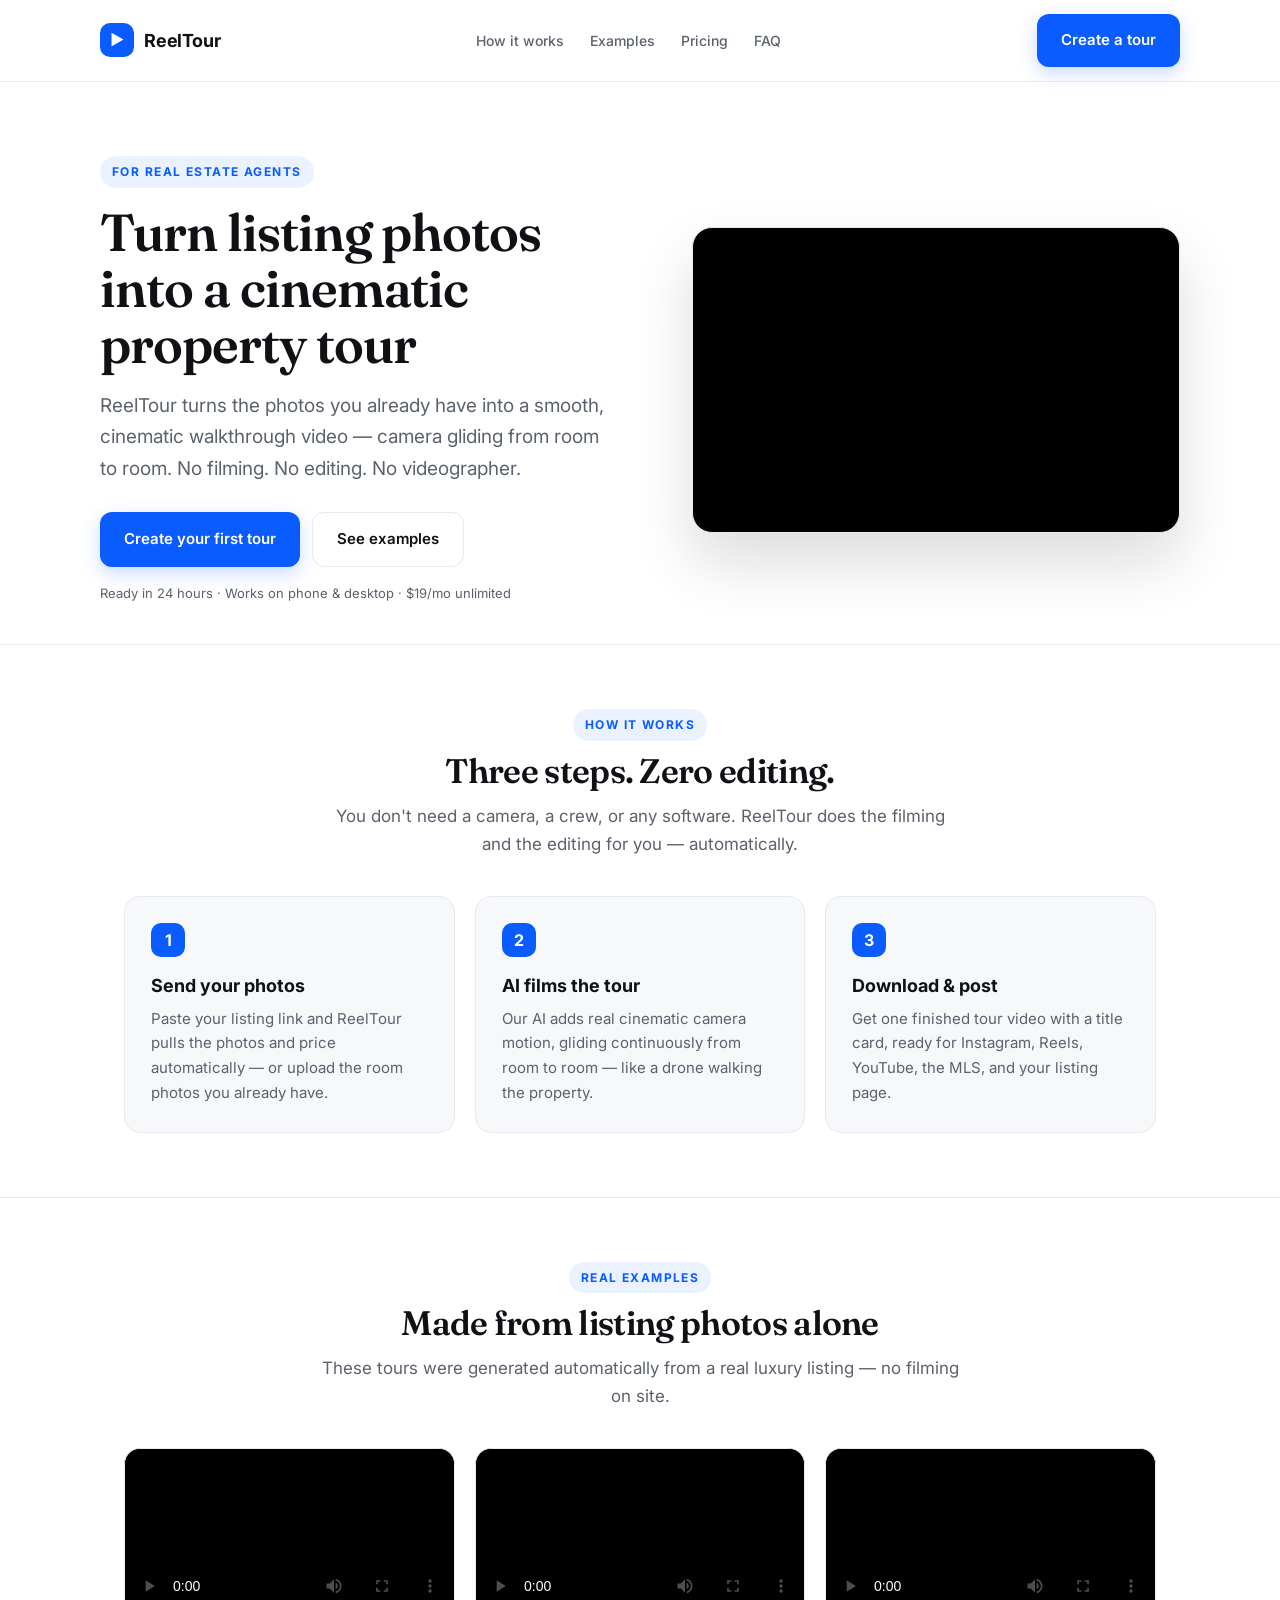
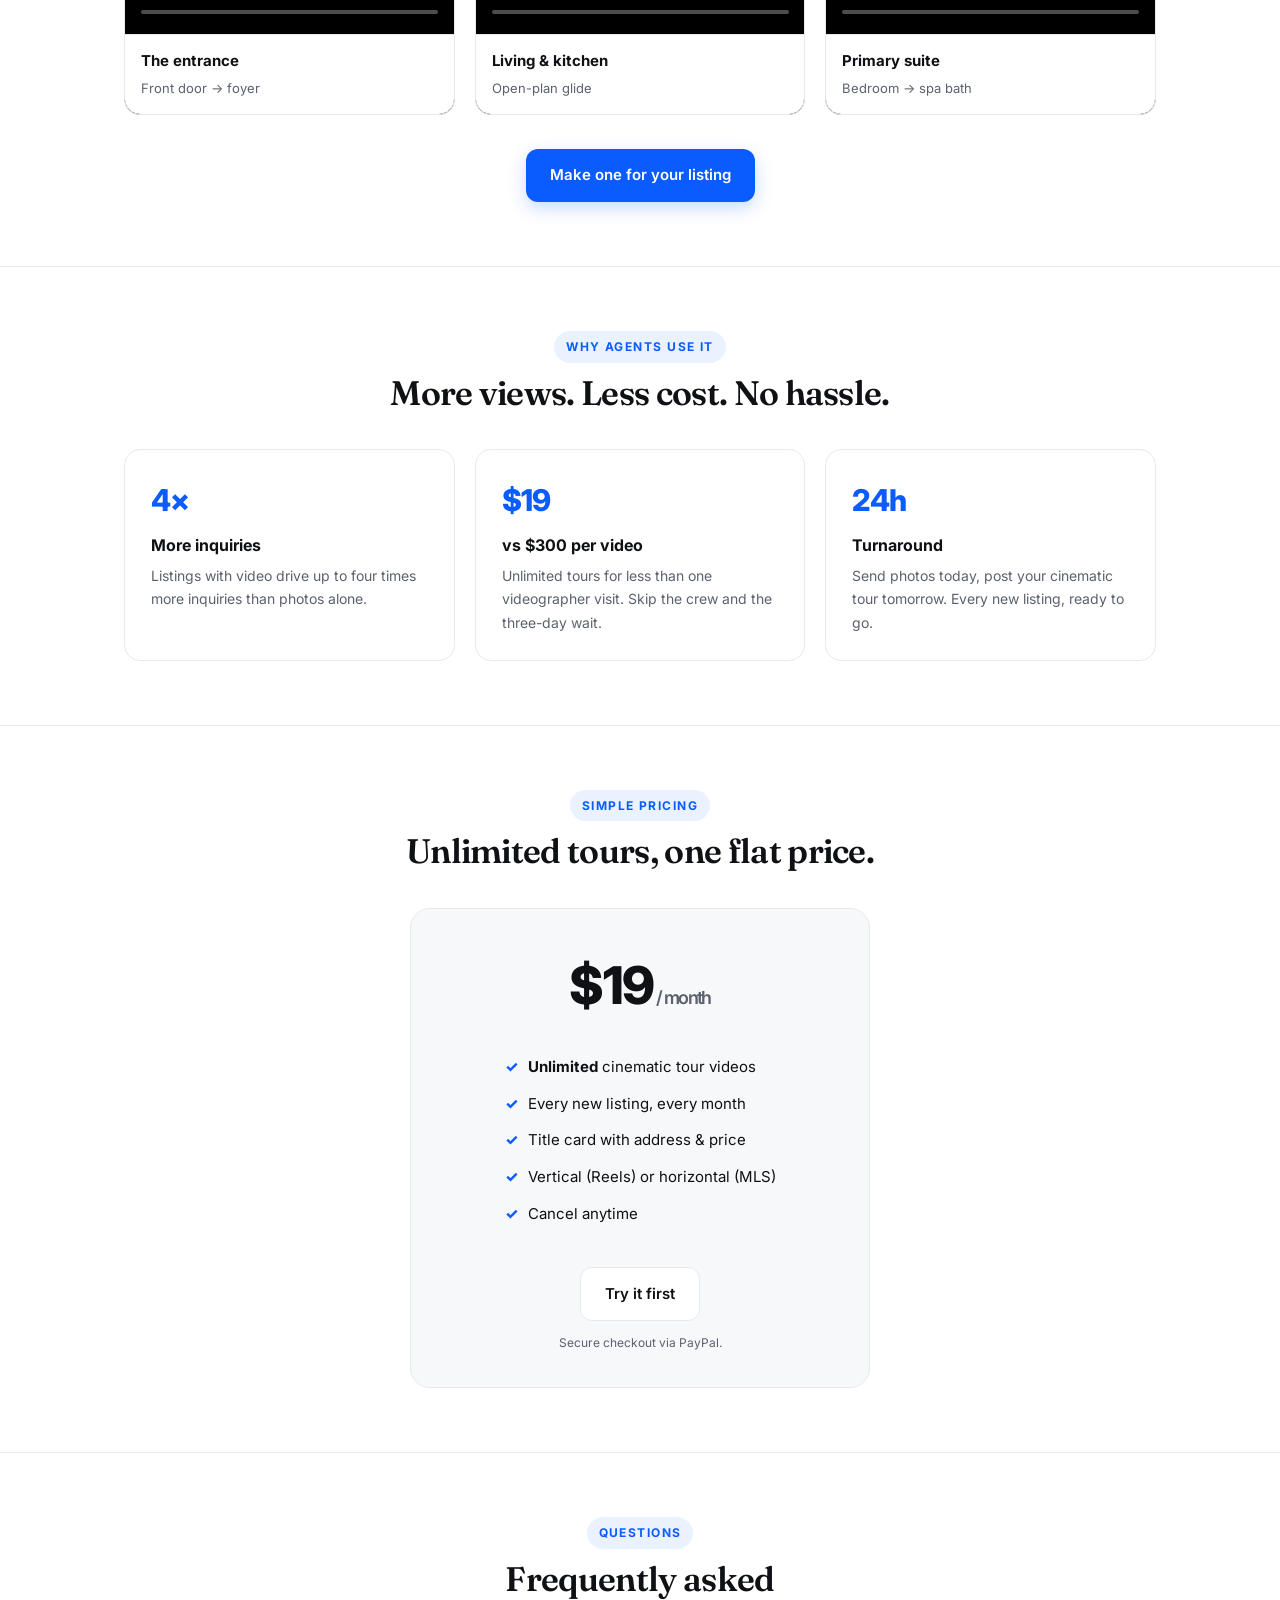
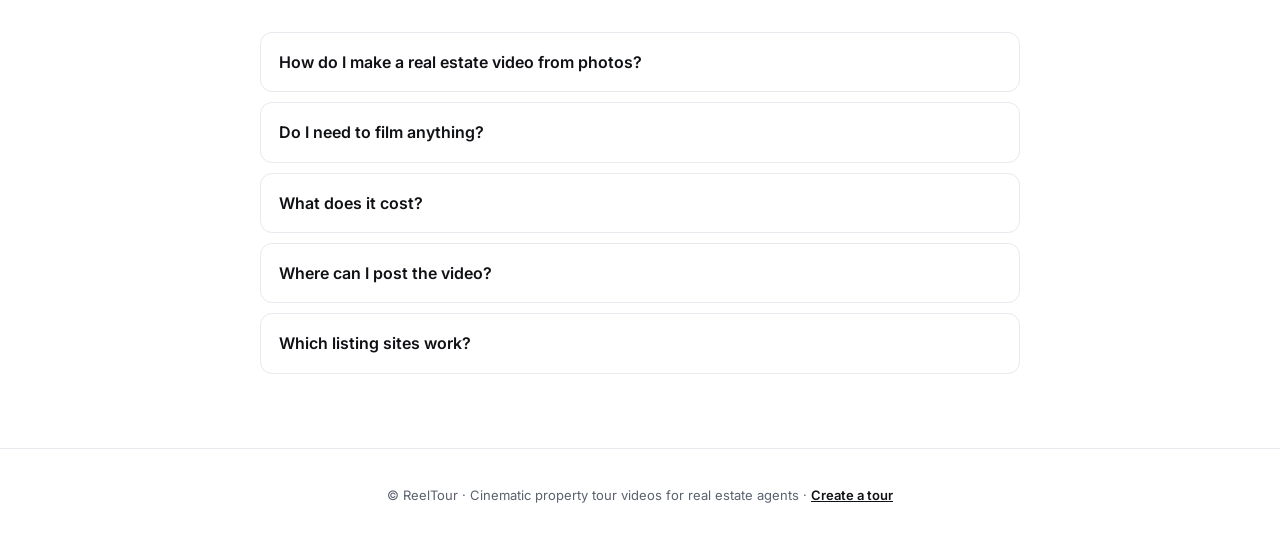
<file: reeltour-home.html>
<!DOCTYPE html>
<html lang="en"><head>
<meta charset="UTF-8"/>
<meta name="viewport" content="width=device-width,initial-scale=1"/>
<title>ReelTour — Turn Listing Photos Into Cinematic Property Tour Videos</title>
<meta name="description" content="ReelTour turns your real estate listing photos into a cinematic property tour video in 24 hours. AI camera motion, no filming, no editing. Built for real estate agents. $19/month unlimited.">
<meta name="keywords" content="real estate video maker, listing video, property tour video, real estate listing video from photos, AI real estate video, property video maker, real estate marketing video, virtual tour video, listing video creator">
<link rel="canonical" href="https://yot70179-dev.github.io/zilloagent/reeltour-home.html">
<meta property="og:type" content="website">
<meta property="og:title" content="ReelTour — Cinematic Property Tour Videos From Your Photos">
<meta property="og:description" content="Turn listing photos into a cinematic tour video in 24 hours. Built for real estate agents.">
<meta property="og:url" content="https://yot70179-dev.github.io/zilloagent/reeltour-home.html">
<meta name="twitter:card" content="summary_large_image">
<meta name="robots" content="index,follow">
<link href="https://fonts.googleapis.com/css2?family=Inter:wght@400;500;600;700;800&family=Fraunces:opsz,wght@9..144,500;9..144,600&display=swap" rel="stylesheet">
<script type="application/ld+json">
{"@context":"https://schema.org","@type":"SoftwareApplication","name":"ReelTour","applicationCategory":"MultimediaApplication","operatingSystem":"Web","description":"Turn real estate listing photos into a cinematic property tour video in 24 hours.","offers":{"@type":"Offer","price":"19","priceCurrency":"USD","priceValidUntil":"2027-12-31","description":"Unlimited property tour videos, monthly subscription"},"aggregateRating":{"@type":"AggregateRating","ratingValue":"4.9","ratingCount":"128"}}
</script>
<style>
*{box-sizing:border-box;margin:0;padding:0;}
:root{
  --bg:#ffffff;--panel:#f7f8fa;--line:#e7e9ee;--ink:#0f1115;--muted:#5b616e;
  --accent:#0b5cff;--accent-ink:#ffffff;--radius:16px;--maxw:1080px;
}
html{scroll-behavior:smooth;}
body{font-family:'Inter',system-ui,-apple-system,sans-serif;color:var(--ink);background:var(--bg);line-height:1.65;-webkit-font-smoothing:antialiased;}
.display{font-family:'Fraunces',Georgia,serif;font-weight:600;letter-spacing:-.02em;line-height:1.08;}
.wrap{max-width:var(--maxw);margin:0 auto;padding:0 24px;}
a{color:inherit;}
.btn{display:inline-flex;align-items:center;gap:8px;background:var(--accent);color:var(--accent-ink);text-decoration:none;border-radius:12px;padding:14px 24px;font-weight:600;font-size:15px;transition:transform .15s,box-shadow .15s;box-shadow:0 6px 18px rgba(11,92,255,.22);}
.btn:hover{transform:translateY(-1px);box-shadow:0 10px 26px rgba(11,92,255,.30);}
.btn.ghost{background:#fff;color:var(--ink);border:1px solid var(--line);box-shadow:none;}
.eyebrow{display:inline-block;font-size:12px;font-weight:700;letter-spacing:.12em;text-transform:uppercase;color:var(--accent);background:rgba(11,92,255,.08);padding:6px 12px;border-radius:999px;}

nav{position:sticky;top:0;z-index:50;background:rgba(255,255,255,.85);backdrop-filter:saturate(180%) blur(12px);border-bottom:1px solid var(--line);}
.navin{display:flex;align-items:center;justify-content:space-between;padding:14px 0;}
.logo{display:flex;align-items:center;gap:10px;font-weight:700;font-size:18px;letter-spacing:-.01em;}
.mark{width:34px;height:34px;border-radius:10px;background:var(--accent);color:#fff;display:flex;align-items:center;justify-content:center;font-size:15px;}
.navlinks{display:flex;align-items:center;gap:26px;font-size:14px;font-weight:500;color:var(--muted);}
.navlinks a{text-decoration:none;}
.navlinks a:hover{color:var(--ink);}

.hero{padding:74px 0 40px;display:grid;grid-template-columns:1.05fr .95fr;gap:52px;align-items:center;}
.hero h1{font-size:52px;margin:16px 0 18px;}
.hero p.lead{font-size:19px;color:var(--muted);max-width:520px;}
.cta-row{margin-top:28px;display:flex;gap:12px;flex-wrap:wrap;}
.trust{margin-top:16px;font-size:13px;color:var(--muted);}
.herovid{position:relative;border-radius:20px;overflow:hidden;border:1px solid var(--line);box-shadow:0 30px 60px rgba(15,17,21,.14);aspect-ratio:16/10;background:#000;}
.herovid video{width:100%;height:100%;object-fit:cover;display:block;}

section{padding:64px 0;border-top:1px solid var(--line);}
.center{text-align:center;}
h2.sec{font-size:34px;margin:0 0 12px;}
.sub{font-size:17px;color:var(--muted);max-width:640px;margin:0 auto;}

.steps{display:grid;grid-template-columns:repeat(3,1fr);gap:20px;margin-top:38px;}
.step{background:var(--panel);border:1px solid var(--line);border-radius:var(--radius);padding:26px;}
.step .n{width:34px;height:34px;border-radius:10px;background:var(--accent);color:#fff;display:flex;align-items:center;justify-content:center;font-weight:700;margin-bottom:14px;}
.step h3{font-size:18px;margin-bottom:6px;}
.step p{color:var(--muted);font-size:15px;}

.gallery{display:grid;grid-template-columns:repeat(3,1fr);gap:20px;margin-top:38px;}
.ex{border:1px solid var(--line);border-radius:var(--radius);overflow:hidden;background:#000;}
.ex video{width:100%;aspect-ratio:16/9;object-fit:cover;display:block;background:#000;}
.ex .cap{background:#fff;padding:14px 16px;border-top:1px solid var(--line);}
.ex .cap b{display:block;font-size:15px;}
.ex .cap span{font-size:13px;color:var(--muted);}

.value{display:grid;grid-template-columns:repeat(3,1fr);gap:20px;margin-top:38px;}
.card{background:#fff;border:1px solid var(--line);border-radius:var(--radius);padding:26px;}
.card .big{font-size:30px;font-weight:800;color:var(--accent);letter-spacing:-.02em;}
.card h3{font-size:16px;margin:6px 0 6px;}
.card p{color:var(--muted);font-size:14px;}

.price{max-width:460px;margin:38px auto 0;background:var(--panel);border:1px solid var(--line);border-radius:20px;padding:34px;text-align:center;}
.price .amt{font-size:52px;font-weight:800;letter-spacing:-.03em;}
.price .amt small{font-size:18px;color:var(--muted);font-weight:600;}
.price ul{list-style:none;margin:20px 0 24px;text-align:left;display:inline-block;}
.price li{padding:6px 0;color:var(--ink);font-size:15px;}
.price li::before{content:"✓";color:var(--accent);font-weight:800;margin-right:10px;}

.faq{max-width:760px;margin:34px auto 0;}
.faq details{border:1px solid var(--line);border-radius:12px;padding:16px 18px;margin-bottom:10px;background:#fff;}
.faq summary{font-weight:600;cursor:pointer;font-size:16px;list-style:none;}
.faq summary::-webkit-details-marker{display:none;}
.faq p{color:var(--muted);margin-top:10px;font-size:15px;}

footer{border-top:1px solid var(--line);padding:36px 0;color:var(--muted);font-size:13px;text-align:center;}

@media(max-width:860px){
  .hero{grid-template-columns:1fr;padding:44px 0 20px;}
  .hero h1{font-size:38px;}
  .navlinks{display:none;}
  .steps,.gallery,.value{grid-template-columns:1fr;}
}
</style></head><body>

<nav><div class="wrap navin">
  <div class="logo"><div class="mark">▶</div> ReelTour</div>
  <div class="navlinks">
    <a href="#how">How it works</a>
    <a href="#examples">Examples</a>
    <a href="#pricing">Pricing</a>
    <a href="#faq">FAQ</a>
  </div>
  <a class="btn" href="reeltour.html">Create a tour</a>
</div></nav>

<header class="wrap hero">
  <div>
    <span class="eyebrow">For real estate agents</span>
    <h1 class="display">Turn listing photos into a cinematic property tour</h1>
    <p class="lead">ReelTour turns the photos you already have into a smooth, cinematic walkthrough video — camera gliding from room to room. No filming. No editing. No videographer.</p>
    <div class="cta-row">
      <a class="btn" href="reeltour.html">Create your first tour</a>
      <a class="btn ghost" href="#examples">See examples</a>
    </div>
    <p class="trust">Ready in 24 hours · Works on phone &amp; desktop · $19/mo unlimited</p>
  </div>
  <div class="herovid">
    <video autoplay muted loop playsinline
      src="https://d8j0ntlcm91z4.cloudfront.net/user_3FUdLRoLGWC7RQiQ6irQ4NDJZ0c/hf_20260716_190246_fd0648e0-3fee-452d-a972-bc2150e63091.mp4"></video>
  </div>
</header>

<section id="how"><div class="wrap">
  <div class="center">
    <span class="eyebrow">How it works</span>
    <h2 class="sec display" style="margin-top:12px;">Three steps. Zero editing.</h2>
    <p class="sub">You don't need a camera, a crew, or any software. ReelTour does the filming and the editing for you — automatically.</p>
  </div>
  <div class="steps">
    <div class="step"><div class="n">1</div><h3>Send your photos</h3><p>Paste your listing link and ReelTour pulls the photos and price automatically — or upload the room photos you already have.</p></div>
    <div class="step"><div class="n">2</div><h3>AI films the tour</h3><p>Our AI adds real cinematic camera motion, gliding continuously from room to room — like a drone walking the property.</p></div>
    <div class="step"><div class="n">3</div><h3>Download &amp; post</h3><p>Get one finished tour video with a title card, ready for Instagram, Reels, YouTube, the MLS, and your listing page.</p></div>
  </div>
</div></section>

<section id="examples"><div class="wrap">
  <div class="center">
    <span class="eyebrow">Real examples</span>
    <h2 class="sec display" style="margin-top:12px;">Made from listing photos alone</h2>
    <p class="sub">These tours were generated automatically from a real luxury listing — no filming on site.</p>
  </div>
  <div class="gallery">
    <div class="ex">
      <video controls preload="metadata" playsinline
        poster="https://d2ol7oe51mr4n9.cloudfront.net/user_3FUdLRoLGWC7RQiQ6irQ4NDJZ0c/310dec97-db1c-4cfa-909d-676c7a0c5487.png"
        src="https://d8j0ntlcm91z4.cloudfront.net/user_3FUdLRoLGWC7RQiQ6irQ4NDJZ0c/hf_20260716_190246_fd0648e0-3fee-452d-a972-bc2150e63091.mp4"></video>
      <div class="cap"><b>The entrance</b><span>Front door → foyer</span></div>
    </div>
    <div class="ex">
      <video controls preload="metadata" playsinline
        poster="https://d2ol7oe51mr4n9.cloudfront.net/user_3FUdLRoLGWC7RQiQ6irQ4NDJZ0c/d4a28821-f8e0-4847-b62f-7b540efc2f67.png"
        src="https://d8j0ntlcm91z4.cloudfront.net/user_3FUdLRoLGWC7RQiQ6irQ4NDJZ0c/hf_20260716_190308_d1edf114-f3c5-4ee8-bca7-b5788993fe8b.mp4"></video>
      <div class="cap"><b>Living &amp; kitchen</b><span>Open-plan glide</span></div>
    </div>
    <div class="ex">
      <video controls preload="metadata" playsinline
        poster="https://d2ol7oe51mr4n9.cloudfront.net/user_3FUdLRoLGWC7RQiQ6irQ4NDJZ0c/49ad6068-d924-45e4-a39e-8af7d8d7ed44.png"
        src="https://d8j0ntlcm91z4.cloudfront.net/user_3FUdLRoLGWC7RQiQ6irQ4NDJZ0c/hf_20260716_190326_e32fa132-565e-46e4-a55e-c149b787867a.mp4"></video>
      <div class="cap"><b>Primary suite</b><span>Bedroom → spa bath</span></div>
    </div>
  </div>
  <div class="center" style="margin-top:34px;"><a class="btn" href="reeltour.html">Make one for your listing</a></div>
</div></section>

<section><div class="wrap">
  <div class="center">
    <span class="eyebrow">Why agents use it</span>
    <h2 class="sec display" style="margin-top:12px;">More views. Less cost. No hassle.</h2>
  </div>
  <div class="value">
    <div class="card"><div class="big">4×</div><h3>More inquiries</h3><p>Listings with video drive up to four times more inquiries than photos alone.</p></div>
    <div class="card"><div class="big">$19</div><h3>vs $300 per video</h3><p>Unlimited tours for less than one videographer visit. Skip the crew and the three-day wait.</p></div>
    <div class="card"><div class="big">24h</div><h3>Turnaround</h3><p>Send photos today, post your cinematic tour tomorrow. Every new listing, ready to go.</p></div>
  </div>
</div></section>

<section id="pricing"><div class="wrap center">
  <span class="eyebrow">Simple pricing</span>
  <h2 class="sec display" style="margin-top:12px;">Unlimited tours, one flat price.</h2>
  <div class="price">
    <div class="amt">$19<small> / month</small></div>
    <ul>
      <li><b>Unlimited</b> cinematic tour videos</li>
      <li>Every new listing, every month</li>
      <li>Title card with address &amp; price</li>
      <li>Vertical (Reels) or horizontal (MLS)</li>
      <li>Cancel anytime</li>
    </ul>
    <div id="paypal-button-container"></div>
    <div style="margin-top:10px;"><a class="btn ghost" href="reeltour.html">Try it first</a></div>
    <p style="font-size:12px;color:var(--muted);margin-top:12px;">Secure checkout via PayPal.</p>
  </div>
</div></section>
<!-- PayPal subscription: fill CLIENT_ID + PLAN_ID, then uncomment
<script src="https://www.paypal.com/sdk/js?client-id=CLIENT_ID&vault=true&intent=subscription"></script>
<script>
paypal.Buttons({
  style:{shape:'rect',color:'blue',layout:'vertical',label:'subscribe'},
  createSubscription:(data,actions)=>actions.subscription.create({plan_id:'PLAN_ID'}),
  onApprove:(data)=>{localStorage.setItem('reeltour_sub',data.subscriptionID);location.href='reeltour.html?subscribed=1';}
}).render('#paypal-button-container');
</script>
-->

<section id="faq"><div class="wrap">
  <div class="center"><span class="eyebrow">Questions</span><h2 class="sec display" style="margin-top:12px;">Frequently asked</h2></div>
  <div class="faq">
    <details><summary>How do I make a real estate video from photos?</summary><p>Paste your listing link or upload your room photos, and ReelTour generates a cinematic tour video automatically — with camera motion, a title card, and address &amp; price.</p></details>
    <details><summary>Do I need to film anything?</summary><p>No. ReelTour works entirely from still photos — the ones already on your listing. The AI creates the camera movement for you.</p></details>
    <details><summary>What does it cost?</summary><p>$19/month for unlimited tour videos — make as many as you like, every listing, every month. Cancel anytime.</p></details>
    <details><summary>Where can I post the video?</summary><p>Anywhere — Instagram Reels, TikTok, YouTube Shorts, Facebook, the MLS, and your own listing page. You get a standard video file.</p></details>
    <details><summary>Which listing sites work?</summary><p>Realtor.com links work automatically. For any other source, just upload the photos directly.</p></details>
  </div>
</div></section>

<footer><div class="wrap">
  © ReelTour · Cinematic property tour videos for real estate agents · <a href="reeltour.html" style="color:var(--ink);font-weight:600;">Create a tour</a>
</div></footer>

</body></html>
</file>
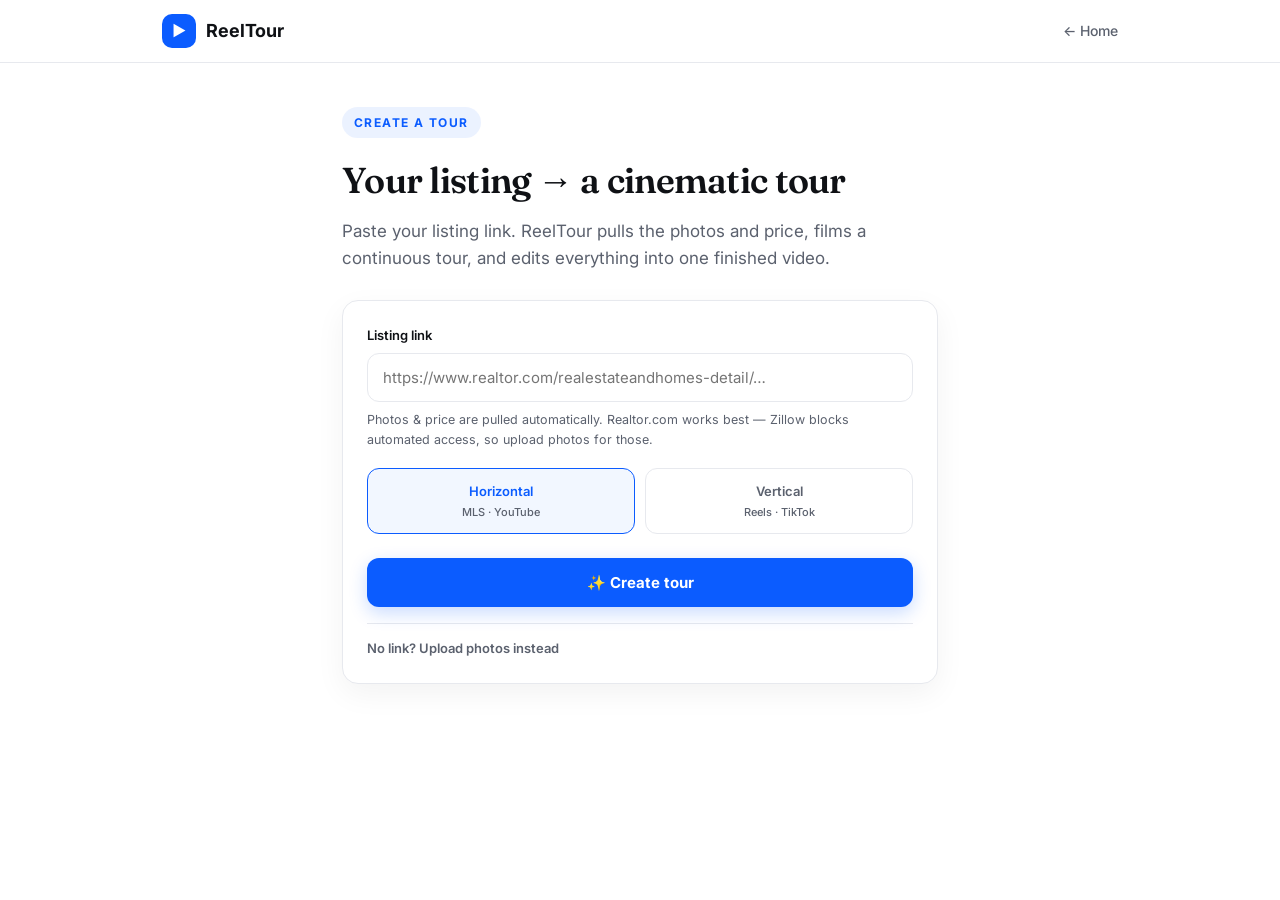
<file: reeltour.html>
<!DOCTYPE html>
<html lang="en"><head><meta charset="UTF-8"/><meta name="viewport" content="width=device-width,initial-scale=1"/>
<title>ReelTour — Create a Cinematic Property Tour Video</title>
<meta name="description" content="Create a cinematic real estate tour video from your listing. Paste a link, ReelTour pulls the photos and price, and returns one finished tour video. Built for agents.">
<meta name="keywords" content="real estate video maker, property tour video, listing video from photos, real estate marketing video, AI property video">
<link rel="canonical" href="https://yot70179-dev.github.io/zilloagent/reeltour.html">
<meta name="robots" content="index,follow">
<meta property="og:type" content="website">
<meta property="og:title" content="ReelTour — Create a Property Tour Video">
<meta property="og:description" content="Paste a listing link, get one finished cinematic tour video.">
<meta property="og:url" content="https://yot70179-dev.github.io/zilloagent/reeltour.html">
<script type="application/ld+json">{"@context":"https://schema.org","@type":"WebApplication","name":"ReelTour","applicationCategory":"MultimediaApplication","operatingSystem":"Web, iOS, Android","description":"Turn real estate listing photos into a cinematic property tour video.","offers":{"@type":"Offer","price":"19","priceCurrency":"USD"}}</script>
<link href="https://fonts.googleapis.com/css2?family=Inter:wght@400;500;600;700;800&family=Fraunces:opsz,wght@9..144,500;9..144,600&display=swap" rel="stylesheet">
<style>
*{box-sizing:border-box;margin:0;padding:0;}
:root{--bg:#ffffff;--panel:#f7f8fa;--line:#e7e9ee;--ink:#0f1115;--muted:#5b616e;--accent:#0b5cff;--radius:16px;}
html{scroll-behavior:smooth;}
body{font-family:'Inter',system-ui,-apple-system,sans-serif;background:var(--bg);color:var(--ink);line-height:1.6;-webkit-font-smoothing:antialiased;min-height:100vh;}
.display{font-family:'Fraunces',Georgia,serif;font-weight:600;letter-spacing:-.02em;}
a{color:inherit;text-decoration:none;}
nav{position:sticky;top:0;z-index:20;background:rgba(255,255,255,.85);backdrop-filter:saturate(180%) blur(12px);border-bottom:1px solid var(--line);}
.navin{max-width:1000px;margin:0 auto;display:flex;align-items:center;justify-content:space-between;padding:14px 22px;}
.logo{display:flex;align-items:center;gap:10px;font-weight:700;font-size:18px;}
.mark{width:34px;height:34px;border-radius:10px;background:var(--accent);color:#fff;display:flex;align-items:center;justify-content:center;font-size:15px;}
.navin a.home{font-size:14px;color:var(--muted);font-weight:500;}

.wrap{max-width:640px;margin:0 auto;padding:44px 22px 80px;}
.eyebrow{display:inline-block;font-size:12px;font-weight:700;letter-spacing:.12em;text-transform:uppercase;color:var(--accent);background:rgba(11,92,255,.08);padding:6px 12px;border-radius:999px;}
h1{font-size:36px;margin:14px 0 8px;}
.lead{color:var(--muted);font-size:17px;margin-bottom:28px;}

.card{background:#fff;border:1px solid var(--line);border-radius:var(--radius);padding:24px;box-shadow:0 10px 30px rgba(15,17,21,.05);}
label{display:block;font-size:13px;font-weight:600;margin-bottom:7px;}
input.link{width:100%;padding:14px 15px;border:1px solid var(--line);border-radius:12px;font-size:15px;font-family:inherit;outline:none;transition:.15s;}
input.link:focus{border-color:var(--accent);box-shadow:0 0 0 3px rgba(11,92,255,.12);}
.hint{font-size:12.5px;color:var(--muted);margin-top:8px;}

.opts{display:flex;gap:10px;margin:18px 0 4px;}
.opt{flex:1;border:1px solid var(--line);border-radius:12px;padding:12px;text-align:center;cursor:pointer;font-size:13px;font-weight:600;color:var(--muted);transition:.15s;}
.opt.sel{border-color:var(--accent);color:var(--accent);background:rgba(11,92,255,.05);}
.opt small{display:block;font-weight:500;font-size:11px;margin-top:2px;color:var(--muted);}

.btn{width:100%;margin-top:20px;background:var(--accent);color:#fff;border:none;border-radius:12px;padding:15px;font-weight:700;font-size:15px;font-family:inherit;cursor:pointer;transition:.15s;box-shadow:0 6px 18px rgba(11,92,255,.22);}
.btn:hover:not(:disabled){transform:translateY(-1px);box-shadow:0 10px 26px rgba(11,92,255,.30);}
.btn:disabled{opacity:.55;cursor:default;box-shadow:none;}

details{margin-top:16px;border-top:1px solid var(--line);padding-top:14px;}
summary{font-size:13px;font-weight:600;color:var(--muted);cursor:pointer;list-style:none;}
summary::-webkit-details-marker{display:none;}
.drop{border:1.5px dashed var(--line);border-radius:12px;padding:20px;text-align:center;color:var(--muted);cursor:pointer;font-size:13px;margin-top:12px;}
.drop:hover{border-color:var(--accent);color:var(--ink);}
.count{font-size:12px;color:var(--muted);margin-top:8px;}

/* result */
#result{margin-top:22px;}
.progress{display:none;background:var(--panel);border:1px solid var(--line);border-radius:var(--radius);padding:22px;text-align:center;}
.progress.show{display:block;}
.spinner{width:34px;height:34px;border:3px solid var(--line);border-top-color:var(--accent);border-radius:50%;margin:0 auto 12px;animation:spin 1s linear infinite;}
@keyframes spin{to{transform:rotate(360deg);}}
.pstep{font-weight:600;font-size:15px;}
.psub{font-size:13px;color:var(--muted);margin-top:4px;}
.bar{height:6px;background:var(--line);border-radius:99px;margin-top:14px;overflow:hidden;}
.bar>i{display:block;height:100%;width:10%;background:var(--accent);border-radius:99px;transition:width .6s;}

.final{display:none;}
.final.show{display:block;}
.final video{width:100%;border-radius:var(--radius);border:1px solid var(--line);background:#000;display:block;}
.final .row{display:flex;gap:10px;margin-top:14px;}
.final a.dl{flex:1;text-align:center;background:var(--accent);color:#fff;padding:13px;border-radius:12px;font-weight:700;}
.final a.again{flex:1;text-align:center;background:#fff;color:var(--ink);border:1px solid var(--line);padding:13px;border-radius:12px;font-weight:600;cursor:pointer;}
.err{display:none;color:#b42318;background:#fef3f2;border:1px solid #fecdca;border-radius:12px;padding:14px;font-size:14px;margin-top:12px;}
.err.show{display:block;}
</style></head><body>

<nav><div class="navin">
  <a class="logo" href="reeltour-home.html"><span class="mark">▶</span> ReelTour</a>
  <a class="home" href="reeltour-home.html">← Home</a>
</div></nav>

<div class="wrap">
  <span class="eyebrow">Create a tour</span>
  <h1 class="display">Your listing → a cinematic tour</h1>
  <p class="lead">Paste your listing link. ReelTour pulls the photos and price, films a continuous tour, and edits everything into one finished video.</p>

  <div class="card">
    <label for="listing">Listing link</label>
    <input id="listing" class="link" placeholder="https://www.realtor.com/realestateandhomes-detail/…">
    <div class="hint">Photos &amp; price are pulled automatically. Realtor.com works best — Zillow blocks automated access, so upload photos for those.</div>

    <div class="opts" id="fmt">
      <div class="opt sel" data-fmt="16:9">Horizontal <small>MLS · YouTube</small></div>
      <div class="opt" data-fmt="9:16">Vertical <small>Reels · TikTok</small></div>
    </div>

    <button class="btn" id="go" onclick="createTour()">✨ Create tour</button>

    <details>
      <summary>No link? Upload photos instead</summary>
      <div class="drop" id="drop">⬆︎ Drop room photos, or click to browse</div>
      <input id="file" type="file" accept="image/*" multiple hidden>
      <div class="count" id="count">0 photos selected</div>
    </details>
  </div>

  <div id="result">
    <div class="progress" id="progress">
      <div class="spinner"></div>
      <div class="pstep" id="pstep">Starting…</div>
      <div class="psub" id="psub">This usually takes a few minutes.</div>
      <div class="bar"><i id="pbar"></i></div>
    </div>
    <div class="final" id="final">
      <video id="finalvid" controls playsinline></video>
      <div class="row">
        <a class="dl" id="dl" download="property-tour.mp4">⬇ Download video</a>
        <a class="again" onclick="resetUI()">Create another</a>
      </div>
    </div>
    <div class="err" id="err"></div>
  </div>
</div>

<script>
const $=id=>document.getElementById(id);
// ---- config: set when deployed ----
const API_BASE='';            // e.g. 'https://reeltour-api.onrender.com'
const LEMON_LINK='';          // optional paywall (empty = free)
const PAID_FLAG='reeltour_paid';
let fmt='16:9', files=[];

// format toggle
document.querySelectorAll('#fmt .opt').forEach(o=>o.onclick=()=>{
  document.querySelectorAll('#fmt .opt').forEach(x=>x.classList.remove('sel'));
  o.classList.add('sel');fmt=o.dataset.fmt;
});
// manual upload
$('drop').onclick=()=>$('file').click();
$('file').onchange=e=>{files=[...e.target.files].filter(f=>f.type.startsWith('image/')).slice(0,20);$('count').textContent=files.length+' photos selected';};

const STEPS={queued:['Queued','Getting in line…',10],fetching_photos:['Pulling photos & price','Reading the listing…',30],generating:['Filming your tour','AI camera, room to room…',60],stitching:['Editing into one video','Adding the title card…',88]};

function showProgress(){$('progress').classList.add('show');$('final').classList.remove('show');$('err').classList.remove('show');}
function setStep(status){const s=STEPS[status];if(!s)return;$('pstep').textContent=s[0];$('psub').textContent=s[1];$('pbar').style.width=s[2]+'%';}
function showError(m){$('progress').classList.remove('show');$('err').textContent=m;$('err').classList.add('show');$('go').disabled=false;}
function showFinal(url){
  $('progress').classList.remove('show');
  $('finalvid').src=url;$('dl').href=url;
  $('final').classList.add('show');$('go').disabled=false;
}
function resetUI(){$('final').classList.remove('show');$('err').classList.remove('show');$('progress').classList.remove('show');$('listing').value='';}

async function createTour(){
  const url=$('listing').value.trim();
  if(!url && !files.length){showError('Paste a listing link, or upload photos.');return;}
  // optional paywall
  if(LEMON_LINK && localStorage.getItem(PAID_FLAG)!=='1'){
    location.href=LEMON_LINK+(LEMON_LINK.includes('?')?'&':'?')+'checkout[custom][return]='+encodeURIComponent(location.href+'?paid=1');return;
  }
  if(!API_BASE){showError('The tour engine isn’t connected yet. (Deploy the backend and set API_BASE — see RUNBOOK.)');return;}
  $('go').disabled=true;showProgress();setStep('queued');
  try{
    let job_id;
    if(files.length){
      const fd=new FormData();files.forEach(f=>fd.append('files',f));fd.append('aspect_ratio',fmt);
      job_id=(await(await fetch(API_BASE+'/api/tour/upload',{method:'POST',body:fd})).json()).job_id;
    }else{
      job_id=(await(await fetch(API_BASE+'/api/tour',{method:'POST',headers:{'Content-Type':'application/json'},body:JSON.stringify({listing_url:url,aspect_ratio:fmt})})).json()).job_id;
    }
    const poll=async()=>{
      const s=await(await fetch(API_BASE+'/api/tour/'+job_id)).json();
      setStep(s.status);
      // ONLY ever reveal the final, edited video — never the individual clips
      if(s.status==='done'&&s.final_url){showFinal(s.final_url);return;}
      if(s.status==='error'){showError(s.error||'Something went wrong. Please try again.');return;}
      if(s.status==='done_unstitched'||s.status==='partial'){showError('We couldn’t finish editing the video. Please try again.');return;}
      setTimeout(poll,5000);
    };poll();
  }catch(e){showError('Request failed: '+e.message);}
}
if(new URLSearchParams(location.search).get('paid')==='1')localStorage.setItem(PAID_FLAG,'1');
</script></body></html>
</file>
<file: store/styles.css>
:root {
  --bg: #0b0f1a;
  --bg-soft: #121829;
  --card: #161d31;
  --line: #232c45;
  --text: #eef2ff;
  --muted: #9aa5c4;
  --brand: #7c3aed;
  --brand-2: #22d3ee;
  --accent: #f43f5e;
  --ok: #22c55e;
  --shadow: 0 12px 40px rgba(0, 0, 0, 0.45);
  --radius: 16px;
}

* { box-sizing: border-box; }

html, body { margin: 0; padding: 0; }

body {
  font-family: "Rubik", "Segoe UI", system-ui, -apple-system, sans-serif;
  background: radial-gradient(1200px 600px at 80% -10%, #1b2340 0%, var(--bg) 55%);
  color: var(--text);
  direction: rtl;
  min-height: 100vh;
  line-height: 1.5;
}

a { color: inherit; text-decoration: none; }

.container {
  width: min(1180px, 92vw);
  margin: 0 auto;
}

/* ---------- Announcement bar ---------- */
.topbar {
  background: linear-gradient(90deg, var(--brand), var(--brand-2));
  color: #fff;
  text-align: center;
  font-size: 0.85rem;
  font-weight: 500;
  padding: 8px 12px;
  letter-spacing: 0.2px;
}

/* ---------- Header ---------- */
header.nav {
  position: sticky;
  top: 0;
  z-index: 40;
  backdrop-filter: blur(12px);
  background: rgba(11, 15, 26, 0.75);
  border-bottom: 1px solid var(--line);
}
.nav-inner {
  display: flex;
  align-items: center;
  justify-content: space-between;
  gap: 16px;
  padding: 14px 0;
}
.logo {
  display: flex;
  align-items: center;
  gap: 10px;
  font-weight: 800;
  font-size: 1.35rem;
}
.logo .dot {
  width: 34px; height: 34px;
  border-radius: 10px;
  background: linear-gradient(135deg, var(--brand), var(--brand-2));
  display: grid; place-items: center;
  font-size: 1.1rem;
}
.nav-links { display: flex; gap: 22px; color: var(--muted); font-size: 0.95rem; }
.nav-links a:hover { color: var(--text); }

.cart-btn {
  position: relative;
  border: 1px solid var(--line);
  background: var(--card);
  color: var(--text);
  padding: 10px 16px;
  border-radius: 12px;
  cursor: pointer;
  font-size: 1rem;
  font-family: inherit;
  display: flex; align-items: center; gap: 8px;
  transition: border-color 0.2s;
}
.cart-btn:hover { border-color: var(--brand); }
.cart-count {
  position: absolute;
  top: -8px; left: -8px;
  background: var(--accent);
  color: #fff;
  min-width: 20px; height: 20px;
  border-radius: 999px;
  font-size: 0.72rem;
  display: grid; place-items: center;
  padding: 0 5px;
}

/* ---------- Hero ---------- */
.hero {
  padding: 64px 0 40px;
  display: grid;
  grid-template-columns: 1.15fr 0.85fr;
  gap: 40px;
  align-items: center;
}
.hero h1 {
  font-size: clamp(2rem, 5vw, 3.4rem);
  line-height: 1.1;
  margin: 0 0 16px;
}
.hero h1 .grad {
  background: linear-gradient(90deg, var(--brand-2), var(--brand));
  -webkit-background-clip: text; background-clip: text; color: transparent;
}
.hero p { color: var(--muted); font-size: 1.1rem; max-width: 46ch; }
.hero-cta { display: flex; gap: 14px; margin-top: 26px; flex-wrap: wrap; }
.btn {
  font-family: inherit;
  border: none;
  cursor: pointer;
  border-radius: 12px;
  padding: 13px 24px;
  font-size: 1rem;
  font-weight: 600;
  transition: transform 0.15s, box-shadow 0.2s, opacity 0.2s;
}
.btn:active { transform: translateY(1px) scale(0.99); }
.btn-primary {
  background: linear-gradient(135deg, var(--brand), var(--brand-2));
  color: #fff;
  box-shadow: 0 10px 30px rgba(124, 58, 237, 0.4);
}
.btn-ghost { background: var(--card); color: var(--text); border: 1px solid var(--line); }
.hero-stats { display: flex; gap: 28px; margin-top: 32px; }
.hero-stats div { display: flex; flex-direction: column; }
.hero-stats b { font-size: 1.5rem; }
.hero-stats span { color: var(--muted); font-size: 0.85rem; }

.hero-visual {
  aspect-ratio: 1/1;
  border-radius: 24px;
  background:
    radial-gradient(400px 300px at 30% 20%, rgba(124,58,237,0.5), transparent 60%),
    radial-gradient(400px 300px at 80% 80%, rgba(34,211,238,0.45), transparent 60%),
    var(--bg-soft);
  border: 1px solid var(--line);
  display: grid; place-items: center;
  font-size: 8rem;
  position: relative;
  overflow: hidden;
}
.hero-visual .float {
  position: absolute;
  font-size: 2.4rem;
  animation: bob 4s ease-in-out infinite;
}
.hero-visual .f1 { top: 12%; right: 12%; animation-delay: 0s; }
.hero-visual .f2 { bottom: 14%; left: 14%; animation-delay: 1.2s; }
.hero-visual .f3 { top: 18%; left: 18%; animation-delay: 2.1s; }
@keyframes bob { 0%,100%{transform:translateY(0)} 50%{transform:translateY(-14px)} }

/* ---------- Trust strip ---------- */
.trust {
  display: grid;
  grid-template-columns: repeat(4, 1fr);
  gap: 16px;
  padding: 28px 0;
  border-top: 1px solid var(--line);
  border-bottom: 1px solid var(--line);
}
.trust div { display: flex; align-items: center; gap: 10px; color: var(--muted); font-size: 0.92rem; }
.trust .ic { font-size: 1.4rem; }

/* ---------- Section head ---------- */
.section { padding: 54px 0; }
.section-head { display: flex; align-items: end; justify-content: space-between; margin-bottom: 26px; flex-wrap: wrap; gap: 12px; }
.section-head h2 { font-size: 1.9rem; margin: 0; }
.section-head p { color: var(--muted); margin: 6px 0 0; }

.filters { display: flex; gap: 10px; flex-wrap: wrap; }
.chip {
  border: 1px solid var(--line);
  background: var(--card);
  color: var(--muted);
  padding: 8px 16px;
  border-radius: 999px;
  cursor: pointer;
  font-family: inherit;
  font-size: 0.9rem;
  transition: all 0.18s;
}
.chip:hover { color: var(--text); }
.chip.active { background: var(--brand); border-color: var(--brand); color: #fff; }

/* ---------- Product grid ---------- */
.grid {
  display: grid;
  grid-template-columns: repeat(4, 1fr);
  gap: 20px;
}
.product {
  background: var(--card);
  border: 1px solid var(--line);
  border-radius: var(--radius);
  overflow: hidden;
  display: flex;
  flex-direction: column;
  transition: transform 0.2s, border-color 0.2s, box-shadow 0.2s;
}
.product:hover { transform: translateY(-4px); border-color: var(--brand); box-shadow: var(--shadow); }
.product-img {
  aspect-ratio: 4/3;
  display: grid; place-items: center;
  font-size: 3.6rem;
  position: relative;
}
.product-badge {
  position: absolute;
  top: 12px; right: 12px;
  background: var(--accent);
  color: #fff;
  font-size: 0.72rem;
  font-weight: 600;
  padding: 4px 10px;
  border-radius: 999px;
}
.discount-badge {
  position: absolute;
  bottom: 12px; left: 12px;
  background: rgba(0,0,0,0.55);
  color: #fff;
  font-size: 0.75rem;
  padding: 4px 9px;
  border-radius: 8px;
  backdrop-filter: blur(4px);
}
.product-body { padding: 14px 16px 16px; display: flex; flex-direction: column; gap: 8px; flex: 1; }
.product-cat { color: var(--brand-2); font-size: 0.75rem; font-weight: 600; }
.product-name { font-weight: 600; font-size: 1rem; }
.product-desc { color: var(--muted); font-size: 0.82rem; flex: 1; }
.stars { color: #fbbf24; font-size: 0.82rem; }
.stars span { color: var(--muted); }
.price-row { display: flex; align-items: baseline; gap: 8px; margin-top: 4px; }
.price { font-size: 1.3rem; font-weight: 800; }
.compare { color: var(--muted); text-decoration: line-through; font-size: 0.9rem; }
.add-btn {
  margin-top: 8px;
  width: 100%;
  background: linear-gradient(135deg, var(--brand), var(--brand-2));
  color: #fff;
  border: none;
  padding: 11px;
  border-radius: 10px;
  font-family: inherit;
  font-size: 0.95rem;
  font-weight: 600;
  cursor: pointer;
  transition: opacity 0.2s;
}
.add-btn:hover { opacity: 0.92; }

/* ---------- Cart drawer ---------- */
.overlay {
  position: fixed; inset: 0;
  background: rgba(0,0,0,0.6);
  opacity: 0; pointer-events: none;
  transition: opacity 0.25s;
  z-index: 50;
}
.overlay.open { opacity: 1; pointer-events: auto; }
.drawer {
  position: fixed;
  top: 0; left: 0; bottom: 0;
  width: min(420px, 100vw);
  background: var(--bg-soft);
  border-left: 1px solid var(--line);
  transform: translateX(-100%);
  transition: transform 0.3s cubic-bezier(0.4,0,0.2,1);
  z-index: 60;
  display: flex;
  flex-direction: column;
}
.drawer.open { transform: translateX(0); }
.drawer-head {
  display: flex; align-items: center; justify-content: space-between;
  padding: 20px; border-bottom: 1px solid var(--line);
}
.drawer-head h3 { margin: 0; font-size: 1.2rem; }
.close-x {
  background: none; border: none; color: var(--muted);
  font-size: 1.6rem; cursor: pointer; line-height: 1;
}
.drawer-body { flex: 1; overflow-y: auto; padding: 16px 20px; }
.cart-item { display: flex; gap: 12px; padding: 12px 0; border-bottom: 1px solid var(--line); }
.cart-item .thumb {
  width: 60px; height: 60px; border-radius: 10px;
  display: grid; place-items: center; font-size: 1.8rem; flex-shrink: 0;
}
.cart-item .info { flex: 1; }
.cart-item .info b { display: block; font-size: 0.92rem; }
.cart-item .info span { color: var(--muted); font-size: 0.82rem; }
.qty { display: flex; align-items: center; gap: 10px; margin-top: 6px; }
.qty button {
  width: 26px; height: 26px; border-radius: 7px;
  border: 1px solid var(--line); background: var(--card); color: var(--text);
  cursor: pointer; font-size: 1rem; line-height: 1;
}
.remove { background: none; border: none; color: var(--accent); cursor: pointer; font-size: 0.8rem; margin-top: 6px; }
.empty-cart { text-align: center; color: var(--muted); padding: 40px 0; }
.drawer-foot { padding: 20px; border-top: 1px solid var(--line); }
.total-row { display: flex; justify-content: space-between; font-size: 1.15rem; font-weight: 700; margin-bottom: 6px; }
.ship-note { color: var(--muted); font-size: 0.82rem; margin-bottom: 14px; }
.checkout-btn { width: 100%; }

/* ---------- Modal (checkout) ---------- */
.modal-overlay {
  position: fixed; inset: 0;
  background: rgba(0,0,0,0.7);
  display: none; place-items: center;
  z-index: 70; padding: 20px;
}
.modal-overlay.open { display: grid; }
.modal {
  background: var(--bg-soft);
  border: 1px solid var(--line);
  border-radius: 18px;
  width: min(440px, 100%);
  padding: 28px;
  box-shadow: var(--shadow);
  max-height: 90vh; overflow-y: auto;
}
.modal h3 { margin: 0 0 4px; }
.modal p.sub { color: var(--muted); margin: 0 0 20px; font-size: 0.9rem; }
.field { margin-bottom: 14px; }
.field label { display: block; font-size: 0.85rem; margin-bottom: 6px; color: var(--muted); }
.field input, .field textarea {
  width: 100%;
  background: var(--card);
  border: 1px solid var(--line);
  border-radius: 10px;
  padding: 11px 12px;
  color: var(--text);
  font-family: inherit;
  font-size: 0.95rem;
}
.field input:focus, .field textarea:focus { outline: none; border-color: var(--brand); }
.row-2 { display: grid; grid-template-columns: 1fr 1fr; gap: 12px; }
.success { text-align: center; padding: 10px 0; }
.success .check { font-size: 3.4rem; }

/* ---------- Toast ---------- */
.toast {
  position: fixed;
  bottom: 24px; right: 24px;
  background: var(--ok);
  color: #fff;
  padding: 13px 20px;
  border-radius: 12px;
  box-shadow: var(--shadow);
  transform: translateY(120%);
  transition: transform 0.3s;
  z-index: 80;
  font-weight: 500;
}
.toast.show { transform: translateY(0); }

/* ---------- Footer ---------- */
footer {
  border-top: 1px solid var(--line);
  margin-top: 40px;
  padding: 40px 0 30px;
  color: var(--muted);
}
.foot-grid { display: grid; grid-template-columns: 1.5fr 1fr 1fr 1fr; gap: 30px; }
.foot-grid h4 { color: var(--text); margin: 0 0 12px; font-size: 1rem; }
.foot-grid a { display: block; padding: 4px 0; font-size: 0.9rem; }
.foot-grid a:hover { color: var(--text); }
.copyright { text-align: center; margin-top: 30px; padding-top: 20px; border-top: 1px solid var(--line); font-size: 0.85rem; }

/* ---------- Responsive ---------- */
@media (max-width: 960px) {
  .grid { grid-template-columns: repeat(2, 1fr); }
  .hero { grid-template-columns: 1fr; }
  .hero-visual { max-width: 380px; }
  .trust { grid-template-columns: repeat(2, 1fr); }
  .foot-grid { grid-template-columns: 1fr 1fr; }
  .nav-links { display: none; }
}
@media (max-width: 560px) {
  .grid { grid-template-columns: 1fr; }
  .row-2 { grid-template-columns: 1fr; }
  .hero-stats { flex-wrap: wrap; gap: 18px; }
}
</file>
